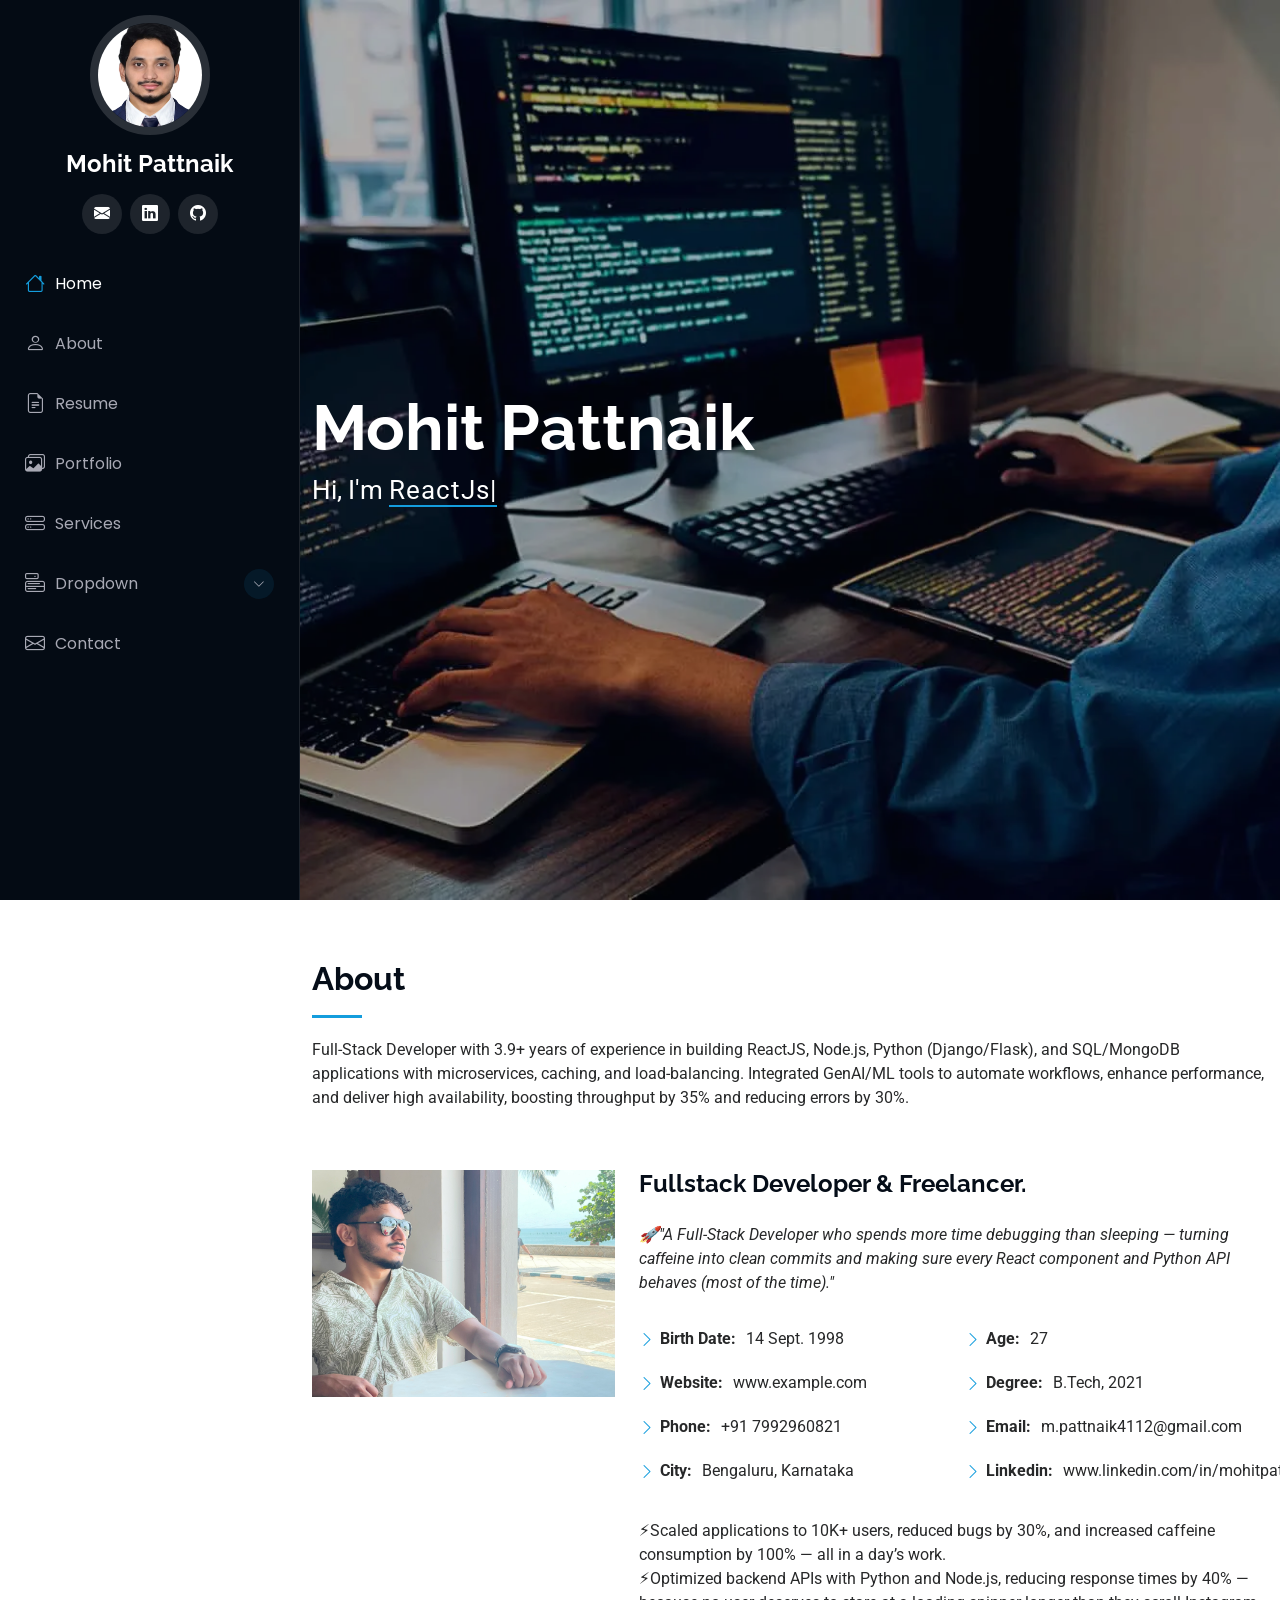
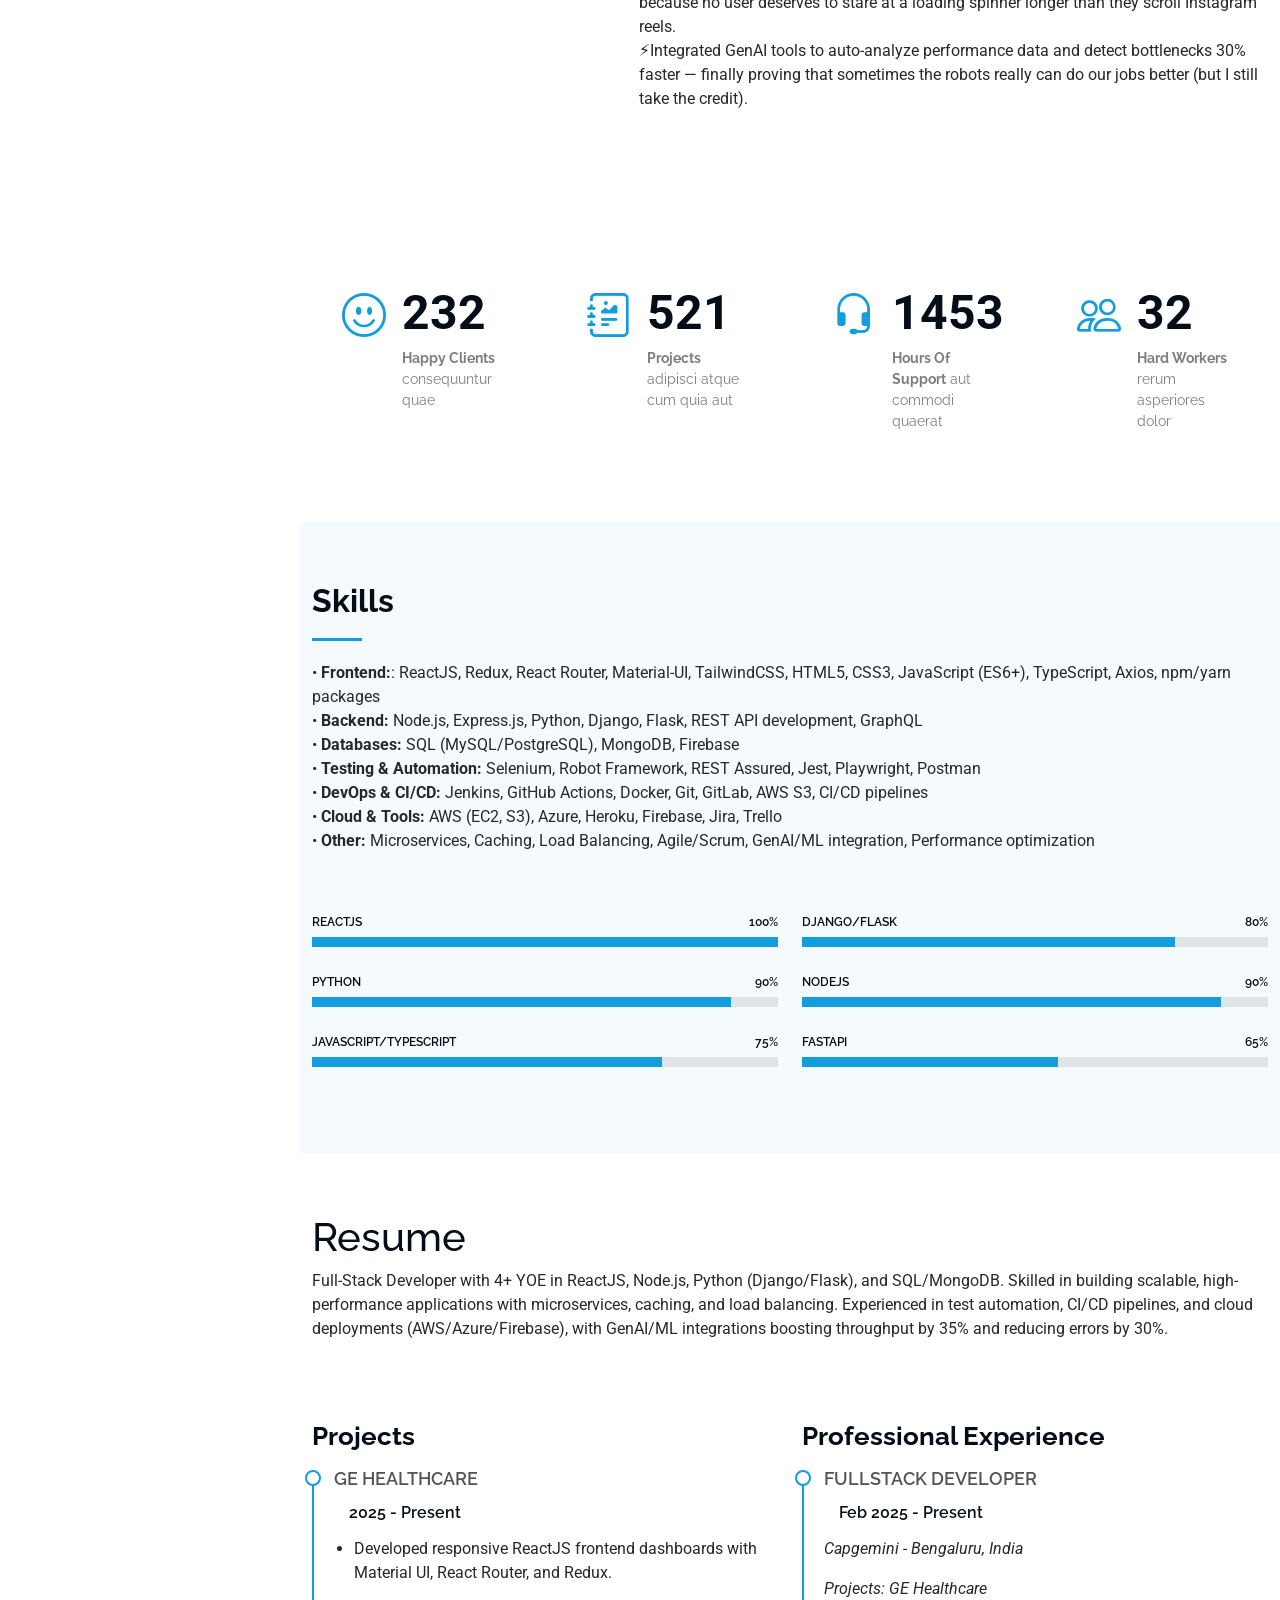
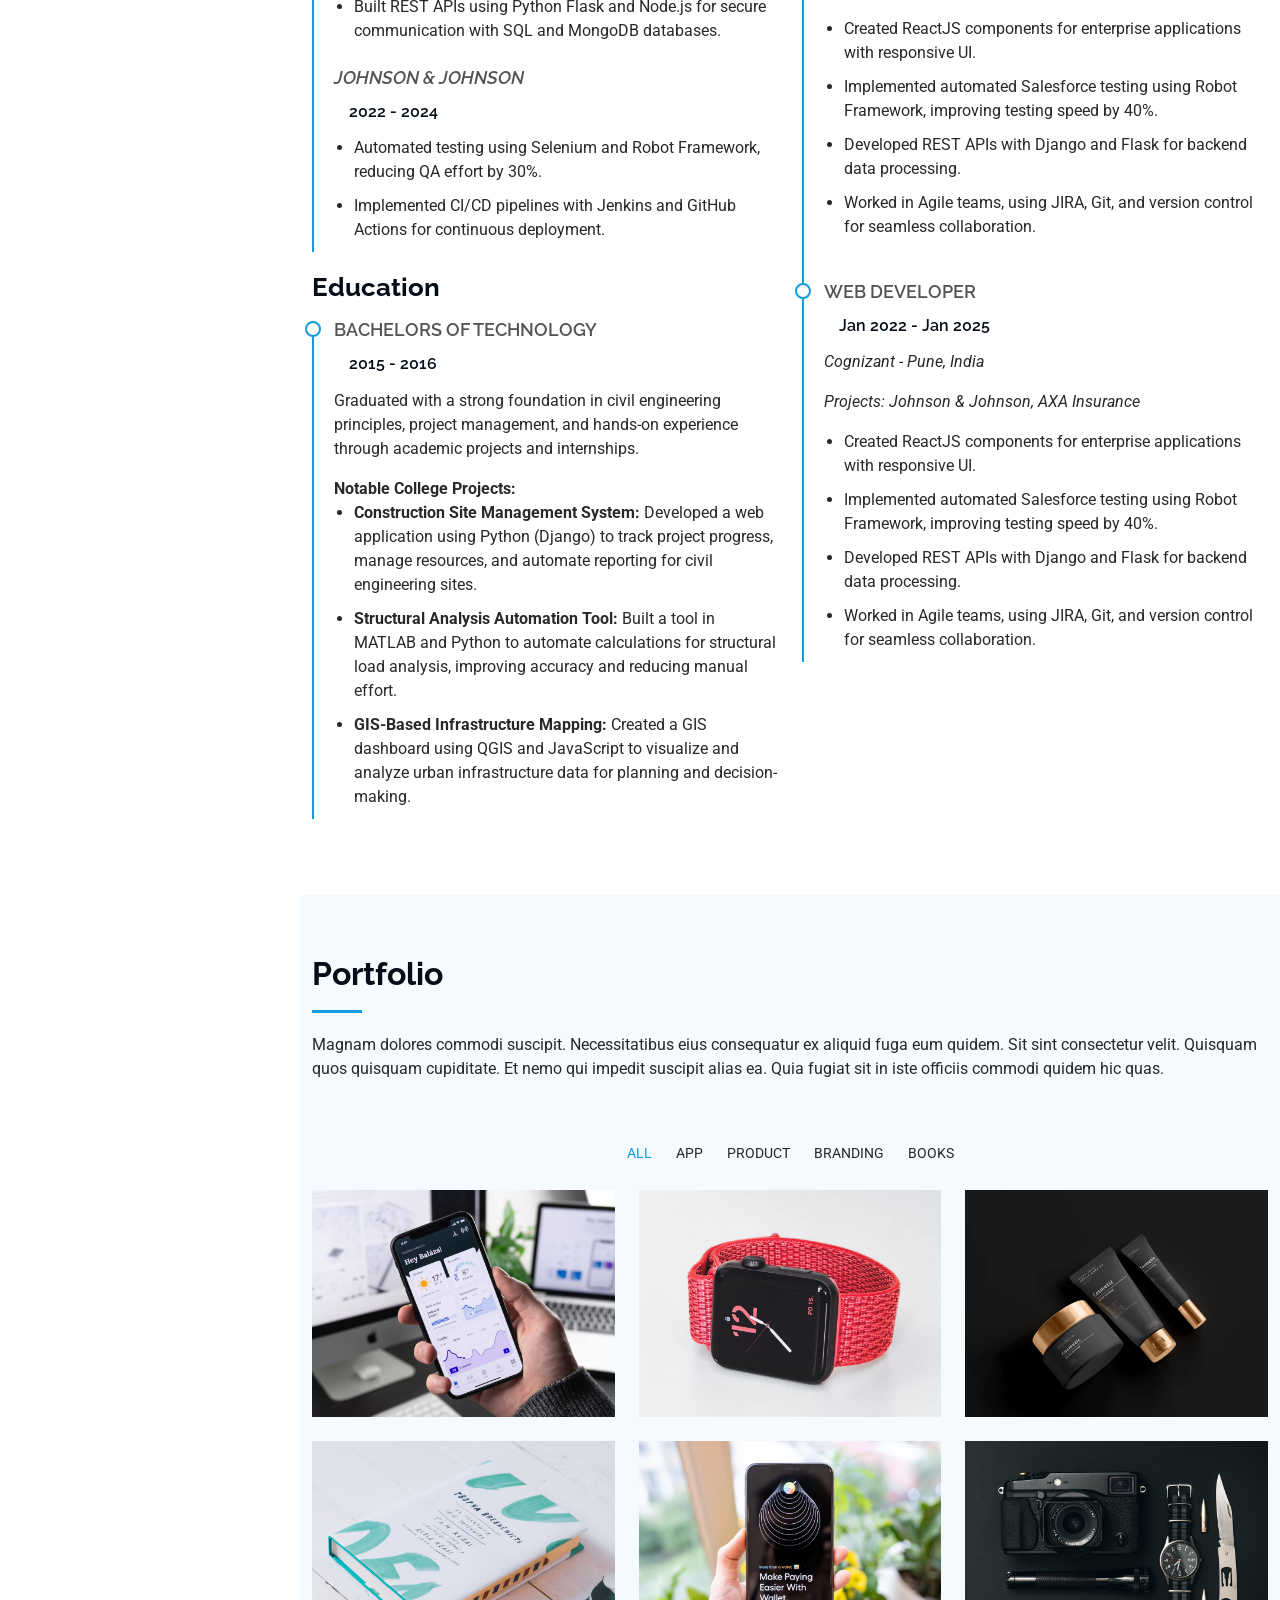
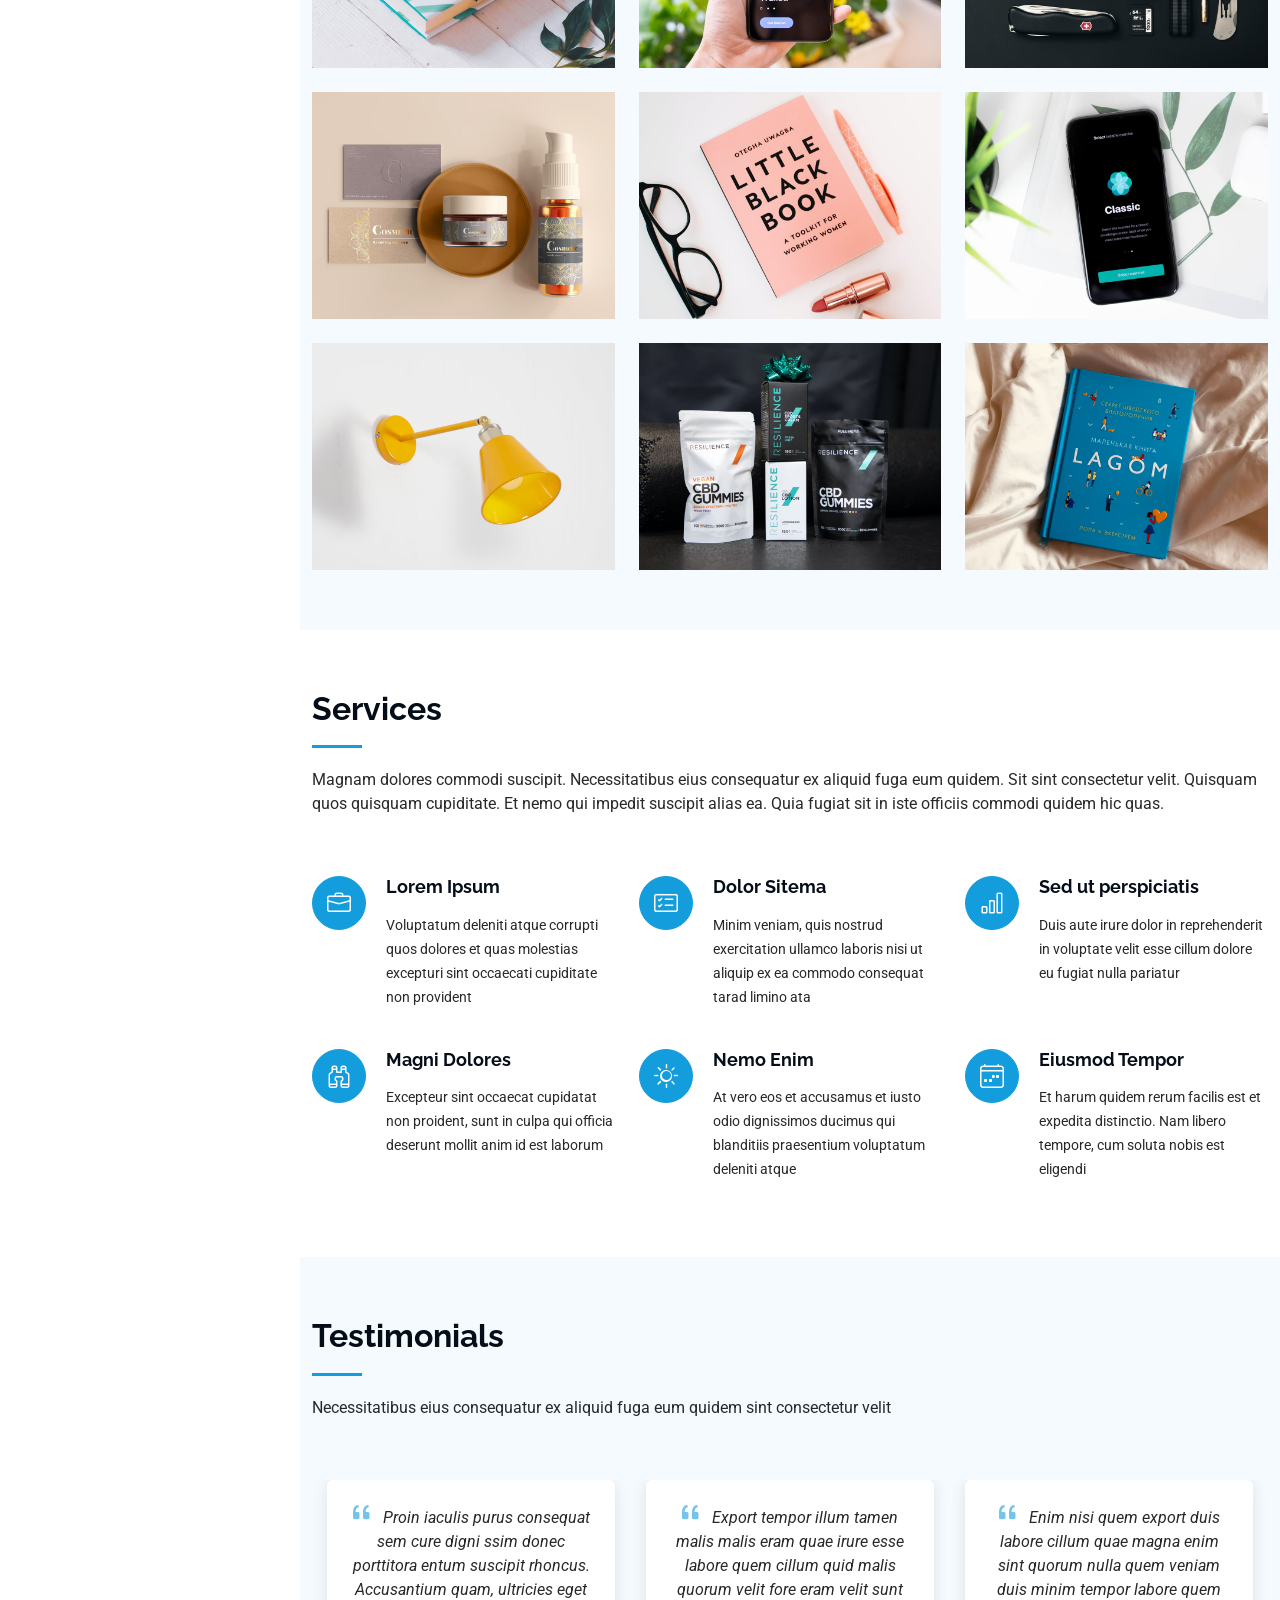
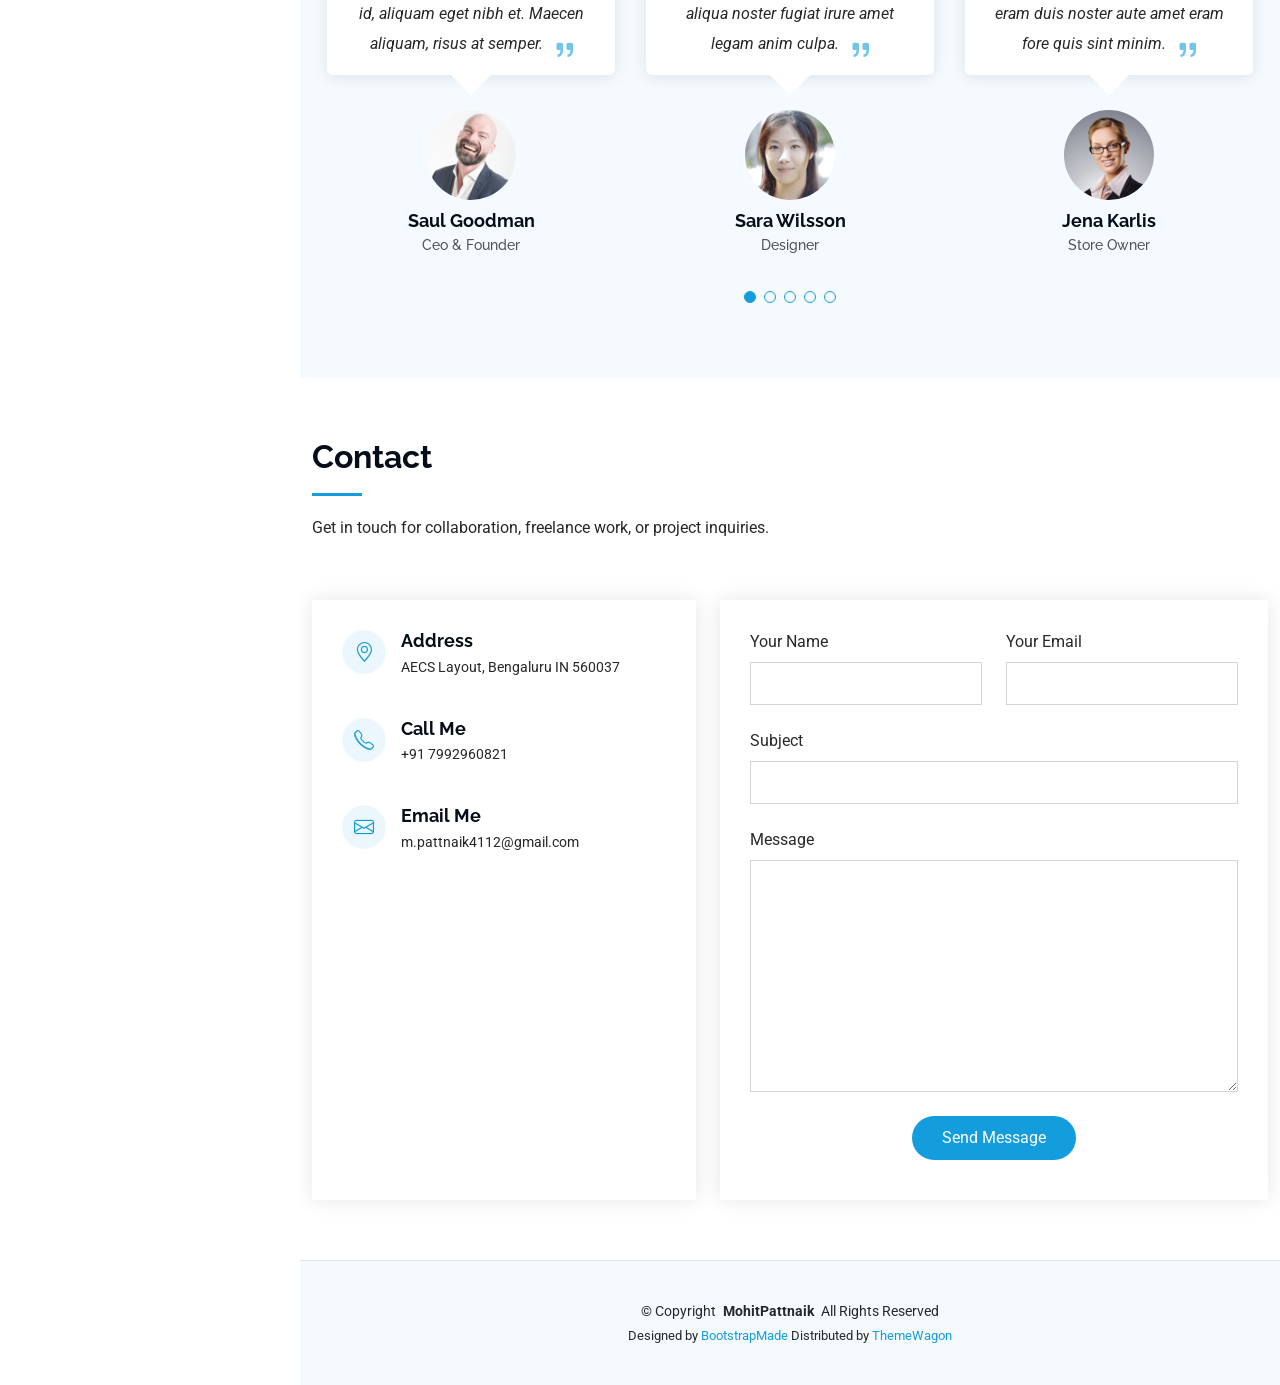
<file: index.html>
<!DOCTYPE html>
<html lang="en">

<head>
  <meta charset="utf-8">
  <meta content="width=device-width, initial-scale=1.0" name="viewport">
  <title>Portfolio - Mohit Pattnaik (Fullstack Developer)</title>
  <meta content="" name="description">
  <meta content="" name="keywords">

  <!-- Favicons -->
  <link href="assets/img/favicon.png" rel="icon">
  <link href="assets/img/apple-touch-icon.png" rel="apple-touch-icon">

  <!-- Fonts -->
  <link href="https://fonts.googleapis.com" rel="preconnect">
  <link href="https://fonts.gstatic.com" rel="preconnect" crossorigin>
  <link href="https://fonts.googleapis.com/css2?family=Roboto:ital,wght@0,100;0,300;0,400;0,500;0,700;0,900;1,100;1,300;1,400;1,500;1,700;1,900&family=Poppins:ital,wght@0,100;0,200;0,300;0,400;0,500;0,600;0,700;0,800;0,900;1,100;1,200;1,300;1,400;1,500;1,600;1,700;1,800;1,900&family=Raleway:ital,wght@0,100;0,200;0,300;0,400;0,500;0,600;0,700;0,800;0,900;1,100;1,200;1,300;1,400;1,500;1,600;1,700;1,800;1,900&display=swap" rel="stylesheet">

  <!-- Vendor CSS Files -->
  <link href="assets/vendor/bootstrap/css/bootstrap.min.css" rel="stylesheet">
  <link href="assets/vendor/bootstrap-icons/bootstrap-icons.css" rel="stylesheet">
  <link href="assets/vendor/aos/aos.css" rel="stylesheet">
  <link href="assets/vendor/glightbox/css/glightbox.min.css" rel="stylesheet">
  <link href="assets/vendor/swiper/swiper-bundle.min.css" rel="stylesheet">

  <!-- Main CSS File -->
  <link href="assets/css/main.css" rel="stylesheet">


</head>

<body class="index-page">

  <header id="header" class="header dark-background d-flex flex-column">
    <i class="header-toggle d-xl-none bi bi-list"></i>

    <div class="profile-img">
      <img src="assets/img/MyPhoto.png" alt="" class="img-fluid rounded-circle">
    </div>

    <a href="index.html" class="logo d-flex align-items-center justify-content-center">
      <!-- Uncomment the line below if you also wish to use an image logo -->
      <!-- <img src="assets/img/logo.png" alt=""> -->
      <h1 class="sitename">Mohit Pattnaik</h1>
    </a>

    <div class="social-links text-center">
      <a href="mailto:m.pattnaik4112@gmail.com" class="gmail"><i class="bi bi-envelope-fill"></i></a>
      <a href="https://www.linkedin.com/in/mohitpattnaik" class="linkedin"><i class="bi bi-linkedin"></i></a>
      <a href="https://github.com/MohitPattnaik/" class="github"><i class="bi bi-github"></i></a>
    </div>

    <nav id="navmenu" class="navmenu">
      <ul>
        <li><a href="#hero" class="active"><i class="bi bi-house navicon"></i>Home</a></li>
        <li><a href="#about"><i class="bi bi-person navicon"></i> About</a></li>
        <li><a href="#resume"><i class="bi bi-file-earmark-text navicon"></i> Resume</a></li>
        <li><a href="#portfolio"><i class="bi bi-images navicon"></i> Portfolio</a></li>
        <li><a href="#services"><i class="bi bi-hdd-stack navicon"></i> Services</a></li>
        <li class="dropdown"><a href="#"><i class="bi bi-menu-button navicon"></i> <span>Dropdown</span> <i class="bi bi-chevron-down toggle-dropdown"></i></a>
          <ul>
            <li><a href="#">Dropdown 1</a></li>
            <li class="dropdown"><a href="#"><span>Deep Dropdown</span> <i class="bi bi-chevron-down toggle-dropdown"></i></a>
              <ul>
                <li><a href="#">Deep Dropdown 1</a></li>
                <li><a href="#">Deep Dropdown 2</a></li>
                <li><a href="#">Deep Dropdown 3</a></li>
                <li><a href="#">Deep Dropdown 4</a></li>
                <li><a href="#">Deep Dropdown 5</a></li>
              </ul>
            </li>
            <li><a href="#">Dropdown 2</a></li>
            <li><a href="#">Dropdown 3</a></li>
            <li><a href="#">Dropdown 4</a></li>
          </ul>
        </li>
        <li><a href="#contact"><i class="bi bi-envelope navicon"></i> Contact</a></li>
      </ul>
    </nav>

  </header>

  <main class="main">

    <!-- Hero Section -->
    <section id="hero" class="hero section dark-background">

      <img src="assets/img/BackgroundWevDev.jpg" alt="" data-aos="fade-in" class="">

      <div class="container" data-aos="fade-up" data-aos-delay="100">
        <h2>Mohit Pattnaik</h2>
        <p>Hi, I'm <span class="typed" data-typed-items="ReactJs Developer, Python Developer,  Full-Stack Developer, ">Full-Stack Developer</span><span class="typed-cursor typed-cursor--blink" aria-hidden="true"></span><span class="typed-cursor typed-cursor--blink" aria-hidden="true"></span></p>
      </div>

    </section><!-- /Hero Section -->

    <!-- About Section -->
    <section id="about" class="about section">

      <!-- Section Title -->
      <div class="container section-title" data-aos="fade-up">
        <h2>About</h2>
        <p>Full-Stack Developer with 3.9+ years of experience in building ReactJS, Node.js, Python (Django/Flask), and SQL/MongoDB applications with microservices, caching, and load-balancing. Integrated GenAI/ML tools to automate workflows, enhance performance, and deliver high availability, boosting throughput by 35% and reducing errors by 30%.</p>
      </div><!-- End Section Title -->

      <div class="container" data-aos="fade-up" data-aos-delay="100">

        <div class="row gy-4 justify-content-center">
          <div class="col-lg-4">
            <img src="assets/img/ImageTest.jpg" class="img-fluid" alt="">
          </div>
          <div class="col-lg-8 content">
            <h2>Fullstack Developer &amp; Freelancer.</h2>
            <p class="fst-italic py-3">
              🚀<em>"A Full-Stack Developer who spends more time debugging than sleeping — turning caffeine into clean commits and making sure every React component and Python API behaves (most of the time)."</em>
            </p>
            <div class="row">
              <div class="col-lg-6">
                <ul>
                  <li><i class="bi bi-chevron-right"></i> <strong>Birth Date:</strong> <span>14 Sept. 1998</span></li>
                  <li><i class="bi bi-chevron-right"></i> <strong>Website:</strong> <span>www.example.com</span></li>
                  <li><i class="bi bi-chevron-right"></i> <strong>Phone:</strong> <span>+91 7992960821</span></li>
                  <li><i class="bi bi-chevron-right"></i> <strong>City:</strong> <span>Bengaluru, Karnataka</span></li>
                </ul>
              </div>
              <div class="col-lg-6">
                <ul>
                  <li><i class="bi bi-chevron-right"></i> <strong>Age:</strong> <span>27</span></li>
                  <!-- <li><i class="bi bi-chevron-right"></i> <strong>Degree:</strong> <span>Bachelors of Technology</span></li> -->
                   <li>
                    <i class="bi bi-chevron-right"></i> 
                    <strong>Degree:</strong> 
                    <span>B.Tech, 2021</span>
                   </li>
                  <li><i class="bi bi-chevron-right"></i> <strong>Email:</strong> <span>m.pattnaik4112@gmail.com</span></li>
                  <li><i class="bi bi-chevron-right"></i> <strong>Linkedin:</strong> <span>www.linkedin.com/in/mohitpattnaik</span></li>
                </ul>
              </div>
            </div>
            <p class="py-3">
            ⚡Scaled applications to 10K+ users, reduced bugs by 30%, and increased caffeine consumption by 100% — all in a day’s work.<br>
            ⚡Optimized backend APIs with Python and Node.js, reducing response times by 40% — because no user deserves to stare at a loading spinner longer than they scroll Instagram reels.<br>
            ⚡Integrated GenAI tools to auto-analyze performance data and detect bottlenecks 30% faster — finally proving that sometimes the robots really can do our jobs better (but I still take the credit).
            </p>

          </div>
        </div>

      </div>

    </section><!-- /About Section -->

    <!-- Stats Section -->
    <section id="stats" class="stats section">

      <div class="container" data-aos="fade-up" data-aos-delay="100">

        <div class="row gy-4">

          <div class="col-lg-3 col-md-6">
            <div class="stats-item">
              <i class="bi bi-emoji-smile"></i>
              <span data-purecounter-start="0" data-purecounter-end="232" data-purecounter-duration="1" class="purecounter"></span>
              <p><strong>Happy Clients</strong> <span>consequuntur quae</span></p>
            </div>
          </div><!-- End Stats Item -->

          <div class="col-lg-3 col-md-6">
            <div class="stats-item">
              <i class="bi bi-journal-richtext"></i>
              <span data-purecounter-start="0" data-purecounter-end="521" data-purecounter-duration="1" class="purecounter"></span>
              <p><strong>Projects</strong> <span>adipisci atque cum quia aut</span></p>
            </div>
          </div><!-- End Stats Item -->

          <div class="col-lg-3 col-md-6">
            <div class="stats-item">
              <i class="bi bi-headset"></i>
              <span data-purecounter-start="0" data-purecounter-end="1453" data-purecounter-duration="1" class="purecounter"></span>
              <p><strong>Hours Of Support</strong> <span>aut commodi quaerat</span></p>
            </div>
          </div><!-- End Stats Item -->

          <div class="col-lg-3 col-md-6">
            <div class="stats-item">
              <i class="bi bi-people"></i>
              <span data-purecounter-start="0" data-purecounter-end="32" data-purecounter-duration="1" class="purecounter"></span>
              <p><strong>Hard Workers</strong> <span>rerum asperiores dolor</span></p>
            </div>
          </div><!-- End Stats Item -->

        </div>

      </div>

    </section><!-- /Stats Section -->

    <!-- Skills Section -->
    <section id="skills" class="skills section light-background">

      <!-- Section Title -->
      <div class="container section-title" data-aos="fade-up">
        <h2>Skills</h2>
        <p>
        • <strong>Frontend:</strong>: ReactJS, Redux, React Router, Material-UI, TailwindCSS, HTML5, CSS3, JavaScript (ES6+), TypeScript, Axios, npm/yarn packages<br>
        • <strong>Backend:</strong> Node.js, Express.js, Python, Django, Flask, REST API development, GraphQL<br>
        • <strong>Databases:</strong> SQL (MySQL/PostgreSQL), MongoDB, Firebase<br>
        • <strong>Testing & Automation:</strong> Selenium, Robot Framework, REST Assured, Jest, Playwright, Postman<br>
        • <strong>DevOps & CI/CD:</strong> Jenkins, GitHub Actions, Docker, Git, GitLab, AWS S3, CI/CD pipelines<br>
        • <strong>Cloud & Tools:</strong> AWS (EC2, S3), Azure, Heroku, Firebase, Jira, Trello<br>
        • <strong>Other:</strong> Microservices, Caching, Load Balancing, Agile/Scrum, GenAI/ML integration, Performance optimization<br>
        </p>

      </div><!-- End Section Title -->

      <div class="container" data-aos="fade-up" data-aos-delay="100">

        <div class="row skills-content skills-animation">

          <div class="col-lg-6">

            <div class="progress">
              <span class="skill"><span>ReactJs</span> <i class="val">100%</i></span>
              <div class="progress-bar-wrap">
                <div class="progress-bar" role="progressbar" aria-valuenow="100" aria-valuemin="0" aria-valuemax="100"></div>
              </div>
            </div><!-- End Skills Item -->

            <div class="progress">
              <span class="skill"><span>Python</span> <i class="val">90%</i></span>
              <div class="progress-bar-wrap">
                <div class="progress-bar" role="progressbar" aria-valuenow="90" aria-valuemin="0" aria-valuemax="100"></div>
              </div>
            </div><!-- End Skills Item -->

            <div class="progress">
              <span class="skill"><span>JavaScript/TypeScript</span> <i class="val">75%</i></span>
              <div class="progress-bar-wrap">
                <div class="progress-bar" role="progressbar" aria-valuenow="75" aria-valuemin="0" aria-valuemax="100"></div>
              </div>
            </div><!-- End Skills Item -->

          </div>

          <div class="col-lg-6">

            <div class="progress">
              <span class="skill"><span>Django/Flask</span> <i class="val">80%</i></span>
              <div class="progress-bar-wrap">
                <div class="progress-bar" role="progressbar" aria-valuenow="80" aria-valuemin="0" aria-valuemax="100"></div>
              </div>
            </div><!-- End Skills Item -->

            <div class="progress">
              <span class="skill"><span>NodeJs</span> <i class="val">90%</i></span>
              <div class="progress-bar-wrap">
                <div class="progress-bar" role="progressbar" aria-valuenow="90" aria-valuemin="0" aria-valuemax="100"></div>
              </div>
            </div><!-- End Skills Item -->

            <div class="progress">
              <span class="skill"><span>FastAPI</span> <i class="val">65%</i></span>
              <div class="progress-bar-wrap">
                <div class="progress-bar" role="progressbar" aria-valuenow="55" aria-valuemin="0" aria-valuemax="100"></div>
              </div>
            </div><!-- End Skills Item -->

          </div>

        </div>

      </div>

    </section><!-- /Skills Section -->

    <!-- Resume Section -->
    <section id="resume" class="resume section">

      <!-- Section Title -->
      <div class="container section-title" data-aos="fade-up">
        <h1>Resume</h1>
        <p>Full-Stack Developer with 4+ YOE in ReactJS, Node.js, Python (Django/Flask), and SQL/MongoDB. Skilled in building scalable, high-performance applications with microservices, caching, and load balancing. Experienced in test automation, CI/CD pipelines, and cloud deployments (AWS/Azure/Firebase), with GenAI/ML integrations boosting throughput by 35% and reducing errors by 30%.</p>
      </div><!-- End Section Title -->

      <div class="container">

        <div class="row">

          <div class="col-lg-6" data-aos="fade-up" data-aos-delay="100">
            <h3 class="resume-title">Projects</h3>

            <div class="resume-item pb-0">

              <h4>GE Healthcare</h4>
              <h5>2025 - Present</h5>
              <!-- <p><em>GE Healthcare</em></p> -->
              <ul>
                <li>Developed responsive ReactJS frontend dashboards with Material UI, React Router, and Redux.</li>
                <li>Built REST APIs using Python Flask and Node.js for secure communication with SQL and MongoDB databases.</li>
              </ul>  
              <h4><em>Johnson &amp; Johnson</em></h4>
              <h5>2022 - 2024</h5>
              <ul>
                <li>Automated testing using Selenium and Robot Framework, reducing QA effort by 30%.</li>
                <li>Implemented CI/CD pipelines with Jenkins and GitHub Actions for continuous deployment.</li>
              </ul>
            </div><!-- Edn Resume Item -->

            <h3 class="resume-title">Education</h3>
            <div class="resume-item">
              <h4>Bachelors of Technology</h4>
              <h5>2015 - 2016</h5>
              <p>Graduated with a strong foundation in civil engineering principles, project management, and hands-on experience through academic projects and internships.</p>
              <strong>Notable College Projects:</strong>
              <ul>
                <li><b>Construction Site Management System:</b> Developed a web application using Python (Django) to track project progress, manage resources, and automate reporting for civil engineering sites.</li>
                <li><b>Structural Analysis Automation Tool:</b> Built a tool in MATLAB and Python to automate calculations for structural load analysis, improving accuracy and reducing manual effort.</li>
                <li><b>GIS-Based Infrastructure Mapping:</b> Created a GIS dashboard using QGIS and JavaScript to visualize and analyze urban infrastructure data for planning and decision-making.</li>
              </ul>
            </div><!-- Edn Resume Item -->
            <!-- <div class="resume-item">
              <h4>Bachelor of Fine Arts &amp; Graphic Design</h4>
              <h5>2010 - 2014</h5>
              <p><em>Rochester Institute of Technology, Rochester, NY</em></p>
              <p>Quia nobis sequi est occaecati aut. Repudiandae et iusto quae reiciendis et quis Eius vel ratione eius unde vitae rerum voluptates asperiores voluptatem Earum molestiae consequatur neque etlon sader mart dila</p>
            </div>Edn Resume Item -->

          </div>

          <div class="col-lg-6" data-aos="fade-up" data-aos-delay="200">
            <h3 class="resume-title">Professional Experience</h3>
            <div class="resume-item">
              <h4>Fullstack Developer</h4>
              <h5>Feb 2025 - Present</h5>
              <p><em>Capgemini - Bengaluru, India</em></p>
              <p><em>Projects: GE Healthcare</em></p>
              <ul>
                <li>Created ReactJS components for enterprise applications with responsive UI.</li>
                <li>Implemented automated Salesforce testing using Robot Framework, improving testing speed by 40%.</li>
                <li>Developed REST APIs with Django and Flask for backend data processing.</li>
                <li>Worked in Agile teams, using JIRA, Git, and version control for seamless collaboration.</li>
              </ul>
            </div><!-- Edn Resume Item -->

            <div class="resume-item">
              <h4>Web Developer</h4>
              <h5>Jan 2022 - Jan 2025</h5>
              <p><em>Cognizant - Pune, India</em></p>
              <p><em>Projects: Johnson & Johnson, AXA Insurance</em></p>
              <ul>
                <li>Created ReactJS components for enterprise applications with responsive UI.</li>
                <li>Implemented automated Salesforce testing using Robot Framework, improving testing speed by 40%.</li>
                <li>Developed REST APIs with Django and Flask for backend data processing.</li>
                <li>Worked in Agile teams, using JIRA, Git, and version control for seamless collaboration.</li>
              </ul>
            </div><!-- Edn Resume Item -->

          </div>

        </div>

      </div>

    </section><!-- /Resume Section -->

    <!-- Portfolio Section -->
    <section id="portfolio" class="portfolio section light-background">

      <!-- Section Title -->
      <div class="container section-title" data-aos="fade-up">
        <h2>Portfolio</h2>
        <p>Magnam dolores commodi suscipit. Necessitatibus eius consequatur ex aliquid fuga eum quidem. Sit sint consectetur velit. Quisquam quos quisquam cupiditate. Et nemo qui impedit suscipit alias ea. Quia fugiat sit in iste officiis commodi quidem hic quas.</p>
      </div><!-- End Section Title -->

      <div class="container">

        <div class="isotope-layout" data-default-filter="*" data-layout="masonry" data-sort="original-order">

          <ul class="portfolio-filters isotope-filters" data-aos="fade-up" data-aos-delay="100">
            <li data-filter="*" class="filter-active">All</li>
            <li data-filter=".filter-app">App</li>
            <li data-filter=".filter-product">Product</li>
            <li data-filter=".filter-branding">Branding</li>
            <li data-filter=".filter-books">Books</li>
          </ul><!-- End Portfolio Filters -->

          <div class="row gy-4 isotope-container" data-aos="fade-up" data-aos-delay="200">

            <div class="col-lg-4 col-md-6 portfolio-item isotope-item filter-app">
              <div class="portfolio-content h-100">
                <img src="assets/img/portfolio/app-1.jpg" class="img-fluid" alt="">
                <div class="portfolio-info">
                  <h4>App 1</h4>
                  <p>Lorem ipsum, dolor sit amet consectetur</p>
                  <a href="assets/img/portfolio/app-1.jpg" title="App 1" data-gallery="portfolio-gallery-app" class="glightbox preview-link"><i class="bi bi-zoom-in"></i></a>
                  <a href="portfolio-details.html" title="More Details" class="details-link"><i class="bi bi-link-45deg"></i></a>
                </div>
              </div>
            </div><!-- End Portfolio Item -->

            <div class="col-lg-4 col-md-6 portfolio-item isotope-item filter-product">
              <div class="portfolio-content h-100">
                <img src="assets/img/portfolio/product-1.jpg" class="img-fluid" alt="">
                <div class="portfolio-info">
                  <h4>Product 1</h4>
                  <p>Lorem ipsum, dolor sit amet consectetur</p>
                  <a href="assets/img/portfolio/product-1.jpg" title="Product 1" data-gallery="portfolio-gallery-product" class="glightbox preview-link"><i class="bi bi-zoom-in"></i></a>
                  <a href="portfolio-details.html" title="More Details" class="details-link"><i class="bi bi-link-45deg"></i></a>
                </div>
              </div>
            </div><!-- End Portfolio Item -->

            <div class="col-lg-4 col-md-6 portfolio-item isotope-item filter-branding">
              <div class="portfolio-content h-100">
                <img src="assets/img/portfolio/branding-1.jpg" class="img-fluid" alt="">
                <div class="portfolio-info">
                  <h4>Branding 1</h4>
                  <p>Lorem ipsum, dolor sit amet consectetur</p>
                  <a href="assets/img/portfolio/branding-1.jpg" title="Branding 1" data-gallery="portfolio-gallery-branding" class="glightbox preview-link"><i class="bi bi-zoom-in"></i></a>
                  <a href="portfolio-details.html" title="More Details" class="details-link"><i class="bi bi-link-45deg"></i></a>
                </div>
              </div>
            </div><!-- End Portfolio Item -->

            <div class="col-lg-4 col-md-6 portfolio-item isotope-item filter-books">
              <div class="portfolio-content h-100">
                <img src="assets/img/portfolio/books-1.jpg" class="img-fluid" alt="">
                <div class="portfolio-info">
                  <h4>Books 1</h4>
                  <p>Lorem ipsum, dolor sit amet consectetur</p>
                  <a href="assets/img/portfolio/books-1.jpg" title="Branding 1" data-gallery="portfolio-gallery-book" class="glightbox preview-link"><i class="bi bi-zoom-in"></i></a>
                  <a href="portfolio-details.html" title="More Details" class="details-link"><i class="bi bi-link-45deg"></i></a>
                </div>
              </div>
            </div><!-- End Portfolio Item -->

            <div class="col-lg-4 col-md-6 portfolio-item isotope-item filter-app">
              <div class="portfolio-content h-100">
                <img src="assets/img/portfolio/app-2.jpg" class="img-fluid" alt="">
                <div class="portfolio-info">
                  <h4>App 2</h4>
                  <p>Lorem ipsum, dolor sit amet consectetur</p>
                  <a href="assets/img/portfolio/app-2.jpg" title="App 2" data-gallery="portfolio-gallery-app" class="glightbox preview-link"><i class="bi bi-zoom-in"></i></a>
                  <a href="portfolio-details.html" title="More Details" class="details-link"><i class="bi bi-link-45deg"></i></a>
                </div>
              </div>
            </div><!-- End Portfolio Item -->

            <div class="col-lg-4 col-md-6 portfolio-item isotope-item filter-product">
              <div class="portfolio-content h-100">
                <img src="assets/img/portfolio/product-2.jpg" class="img-fluid" alt="">
                <div class="portfolio-info">
                  <h4>Product 2</h4>
                  <p>Lorem ipsum, dolor sit amet consectetur</p>
                  <a href="assets/img/portfolio/product-2.jpg" title="Product 2" data-gallery="portfolio-gallery-product" class="glightbox preview-link"><i class="bi bi-zoom-in"></i></a>
                  <a href="portfolio-details.html" title="More Details" class="details-link"><i class="bi bi-link-45deg"></i></a>
                </div>
              </div>
            </div><!-- End Portfolio Item -->

            <div class="col-lg-4 col-md-6 portfolio-item isotope-item filter-branding">
              <div class="portfolio-content h-100">
                <img src="assets/img/portfolio/branding-2.jpg" class="img-fluid" alt="">
                <div class="portfolio-info">
                  <h4>Branding 2</h4>
                  <p>Lorem ipsum, dolor sit amet consectetur</p>
                  <a href="assets/img/portfolio/branding-2.jpg" title="Branding 2" data-gallery="portfolio-gallery-branding" class="glightbox preview-link"><i class="bi bi-zoom-in"></i></a>
                  <a href="portfolio-details.html" title="More Details" class="details-link"><i class="bi bi-link-45deg"></i></a>
                </div>
              </div>
            </div><!-- End Portfolio Item -->

            <div class="col-lg-4 col-md-6 portfolio-item isotope-item filter-books">
              <div class="portfolio-content h-100">
                <img src="assets/img/portfolio/books-2.jpg" class="img-fluid" alt="">
                <div class="portfolio-info">
                  <h4>Books 2</h4>
                  <p>Lorem ipsum, dolor sit amet consectetur</p>
                  <a href="assets/img/portfolio/books-2.jpg" title="Branding 2" data-gallery="portfolio-gallery-book" class="glightbox preview-link"><i class="bi bi-zoom-in"></i></a>
                  <a href="portfolio-details.html" title="More Details" class="details-link"><i class="bi bi-link-45deg"></i></a>
                </div>
              </div>
            </div><!-- End Portfolio Item -->

            <div class="col-lg-4 col-md-6 portfolio-item isotope-item filter-app">
              <div class="portfolio-content h-100">
                <img src="assets/img/portfolio/app-3.jpg" class="img-fluid" alt="">
                <div class="portfolio-info">
                  <h4>App 3</h4>
                  <p>Lorem ipsum, dolor sit amet consectetur</p>
                  <a href="assets/img/portfolio/app-3.jpg" title="App 3" data-gallery="portfolio-gallery-app" class="glightbox preview-link"><i class="bi bi-zoom-in"></i></a>
                  <a href="portfolio-details.html" title="More Details" class="details-link"><i class="bi bi-link-45deg"></i></a>
                </div>
              </div>
            </div><!-- End Portfolio Item -->

            <div class="col-lg-4 col-md-6 portfolio-item isotope-item filter-product">
              <div class="portfolio-content h-100">
                <img src="assets/img/portfolio/product-3.jpg" class="img-fluid" alt="">
                <div class="portfolio-info">
                  <h4>Product 3</h4>
                  <p>Lorem ipsum, dolor sit amet consectetur</p>
                  <a href="assets/img/portfolio/product-3.jpg" title="Product 3" data-gallery="portfolio-gallery-product" class="glightbox preview-link"><i class="bi bi-zoom-in"></i></a>
                  <a href="portfolio-details.html" title="More Details" class="details-link"><i class="bi bi-link-45deg"></i></a>
                </div>
              </div>
            </div><!-- End Portfolio Item -->

            <div class="col-lg-4 col-md-6 portfolio-item isotope-item filter-branding">
              <div class="portfolio-content h-100">
                <img src="assets/img/portfolio/branding-3.jpg" class="img-fluid" alt="">
                <div class="portfolio-info">
                  <h4>Branding 3</h4>
                  <p>Lorem ipsum, dolor sit amet consectetur</p>
                  <a href="assets/img/portfolio/branding-3.jpg" title="Branding 2" data-gallery="portfolio-gallery-branding" class="glightbox preview-link"><i class="bi bi-zoom-in"></i></a>
                  <a href="portfolio-details.html" title="More Details" class="details-link"><i class="bi bi-link-45deg"></i></a>
                </div>
              </div>
            </div><!-- End Portfolio Item -->

            <div class="col-lg-4 col-md-6 portfolio-item isotope-item filter-books">
              <div class="portfolio-content h-100">
                <img src="assets/img/portfolio/books-3.jpg" class="img-fluid" alt="">
                <div class="portfolio-info">
                  <h4>Books 3</h4>
                  <p>Lorem ipsum, dolor sit amet consectetur</p>
                  <a href="assets/img/portfolio/books-3.jpg" title="Branding 3" data-gallery="portfolio-gallery-book" class="glightbox preview-link"><i class="bi bi-zoom-in"></i></a>
                  <a href="portfolio-details.html" title="More Details" class="details-link"><i class="bi bi-link-45deg"></i></a>
                </div>
              </div>
            </div><!-- End Portfolio Item -->

          </div><!-- End Portfolio Container -->

        </div>

      </div>

    </section><!-- /Portfolio Section -->

    <!-- Services Section -->
    <section id="services" class="services section">

      <!-- Section Title -->
      <div class="container section-title" data-aos="fade-up">
        <h2>Services</h2>
        <p>Magnam dolores commodi suscipit. Necessitatibus eius consequatur ex aliquid fuga eum quidem. Sit sint consectetur velit. Quisquam quos quisquam cupiditate. Et nemo qui impedit suscipit alias ea. Quia fugiat sit in iste officiis commodi quidem hic quas.</p>
      </div><!-- End Section Title -->

      <div class="container">

        <div class="row gy-4">

          <div class="col-lg-4 col-md-6 service-item d-flex" data-aos="fade-up" data-aos-delay="100">
            <div class="icon flex-shrink-0"><i class="bi bi-briefcase"></i></div>
            <div>
              <h4 class="title"><a href="service-details.html" class="stretched-link">Lorem Ipsum</a></h4>
              <p class="description">Voluptatum deleniti atque corrupti quos dolores et quas molestias excepturi sint occaecati cupiditate non provident</p>
            </div>
          </div>
          <!-- End Service Item -->

          <div class="col-lg-4 col-md-6 service-item d-flex" data-aos="fade-up" data-aos-delay="200">
            <div class="icon flex-shrink-0"><i class="bi bi-card-checklist"></i></div>
            <div>
              <h4 class="title"><a href="service-details.html" class="stretched-link">Dolor Sitema</a></h4>
              <p class="description">Minim veniam, quis nostrud exercitation ullamco laboris nisi ut aliquip ex ea commodo consequat tarad limino ata</p>
            </div>
          </div><!-- End Service Item -->

          <div class="col-lg-4 col-md-6 service-item d-flex" data-aos="fade-up" data-aos-delay="300">
            <div class="icon flex-shrink-0"><i class="bi bi-bar-chart"></i></div>
            <div>
              <h4 class="title"><a href="service-details.html" class="stretched-link">Sed ut perspiciatis</a></h4>
              <p class="description">Duis aute irure dolor in reprehenderit in voluptate velit esse cillum dolore eu fugiat nulla pariatur</p>
            </div>
          </div><!-- End Service Item -->

          <div class="col-lg-4 col-md-6 service-item d-flex" data-aos="fade-up" data-aos-delay="400">
            <div class="icon flex-shrink-0"><i class="bi bi-binoculars"></i></div>
            <div>
              <h4 class="title"><a href="service-details.html" class="stretched-link">Magni Dolores</a></h4>
              <p class="description">Excepteur sint occaecat cupidatat non proident, sunt in culpa qui officia deserunt mollit anim id est laborum</p>
            </div>
          </div><!-- End Service Item -->

          <div class="col-lg-4 col-md-6 service-item d-flex" data-aos="fade-up" data-aos-delay="500">
            <div class="icon flex-shrink-0"><i class="bi bi-brightness-high"></i></div>
            <div>
              <h4 class="title"><a href="service-details.html" class="stretched-link">Nemo Enim</a></h4>
              <p class="description">At vero eos et accusamus et iusto odio dignissimos ducimus qui blanditiis praesentium voluptatum deleniti atque</p>
            </div>
          </div><!-- End Service Item -->

          <div class="col-lg-4 col-md-6 service-item d-flex" data-aos="fade-up" data-aos-delay="600">
            <div class="icon flex-shrink-0"><i class="bi bi-calendar4-week"></i></div>
            <div>
              <h4 class="title"><a href="service-details.html" class="stretched-link">Eiusmod Tempor</a></h4>
              <p class="description">Et harum quidem rerum facilis est et expedita distinctio. Nam libero tempore, cum soluta nobis est eligendi</p>
            </div>
          </div><!-- End Service Item -->

        </div>

      </div>

    </section><!-- /Services Section -->

    <!-- Testimonials Section -->
    <section id="testimonials" class="testimonials section light-background">

      <!-- Section Title -->
      <div class="container section-title" data-aos="fade-up">
        <h2>Testimonials</h2>
        <p>Necessitatibus eius consequatur ex aliquid fuga eum quidem sint consectetur velit</p>
      </div><!-- End Section Title -->

      <div class="container" data-aos="fade-up" data-aos-delay="100">

        <div class="swiper init-swiper">
          <script type="application/json" class="swiper-config">
            {
              "loop": true,
              "speed": 600,
              "autoplay": {
                "delay": 5000
              },
              "slidesPerView": "auto",
              "pagination": {
                "el": ".swiper-pagination",
                "type": "bullets",
                "clickable": true
              },
              "breakpoints": {
                "320": {
                  "slidesPerView": 1,
                  "spaceBetween": 40
                },
                "1200": {
                  "slidesPerView": 3,
                  "spaceBetween": 1
                }
              }
            }
          </script>
          <div class="swiper-wrapper">

            <div class="swiper-slide">
              <div class="testimonial-item">
                <p>
                  <i class="bi bi-quote quote-icon-left"></i>
                  <span>Proin iaculis purus consequat sem cure digni ssim donec porttitora entum suscipit rhoncus. Accusantium quam, ultricies eget id, aliquam eget nibh et. Maecen aliquam, risus at semper.</span>
                  <i class="bi bi-quote quote-icon-right"></i>
                </p>
                <img src="assets/img/testimonials/testimonials-1.jpg" class="testimonial-img" alt="">
                <h3>Saul Goodman</h3>
                <h4>Ceo &amp; Founder</h4>
              </div>
            </div><!-- End testimonial item -->

            <div class="swiper-slide">
              <div class="testimonial-item">
                <p>
                  <i class="bi bi-quote quote-icon-left"></i>
                  <span>Export tempor illum tamen malis malis eram quae irure esse labore quem cillum quid malis quorum velit fore eram velit sunt aliqua noster fugiat irure amet legam anim culpa.</span>
                  <i class="bi bi-quote quote-icon-right"></i>
                </p>
                <img src="assets/img/testimonials/testimonials-2.jpg" class="testimonial-img" alt="">
                <h3>Sara Wilsson</h3>
                <h4>Designer</h4>
              </div>
            </div><!-- End testimonial item -->

            <div class="swiper-slide">
              <div class="testimonial-item">
                <p>
                  <i class="bi bi-quote quote-icon-left"></i>
                  <span>Enim nisi quem export duis labore cillum quae magna enim sint quorum nulla quem veniam duis minim tempor labore quem eram duis noster aute amet eram fore quis sint minim.</span>
                  <i class="bi bi-quote quote-icon-right"></i>
                </p>
                <img src="assets/img/testimonials/testimonials-3.jpg" class="testimonial-img" alt="">
                <h3>Jena Karlis</h3>
                <h4>Store Owner</h4>
              </div>
            </div><!-- End testimonial item -->

            <div class="swiper-slide">
              <div class="testimonial-item">
                <p>
                  <i class="bi bi-quote quote-icon-left"></i>
                  <span>Fugiat enim eram quae cillum dolore dolor amet nulla culpa multos export minim fugiat dolor enim duis veniam ipsum anim magna sunt elit fore quem dolore labore illum veniam.</span>
                  <i class="bi bi-quote quote-icon-right"></i>
                </p>
                <img src="assets/img/testimonials/testimonials-4.jpg" class="testimonial-img" alt="">
                <h3>Matt Brandon</h3>
                <h4>Freelancer</h4>
              </div>
            </div><!-- End testimonial item -->

            <div class="swiper-slide">
              <div class="testimonial-item">
                <p>
                  <i class="bi bi-quote quote-icon-left"></i>
                  <span>Quis quorum aliqua sint quem legam fore sunt eram irure aliqua veniam tempor noster veniam sunt culpa nulla illum cillum fugiat legam esse veniam culpa fore nisi cillum quid.</span>
                  <i class="bi bi-quote quote-icon-right"></i>
                </p>
                <img src="assets/img/testimonials/testimonials-5.jpg" class="testimonial-img" alt="">
                <h3>John Larson</h3>
                <h4>Entrepreneur</h4>
              </div>
            </div><!-- End testimonial item -->

          </div>
          <div class="swiper-pagination"></div>
        </div>

      </div>

    </section><!-- /Testimonials Section -->

    <!-- Contact Section -->
    <section id="contact" class="contact section">

      <!-- Section Title -->
      <div class="container section-title" data-aos="fade-up">
        <h2>Contact</h2>
        <p>Get in touch for collaboration, freelance work, or project inquiries.</p>
      </div><!-- End Section Title -->

      <div class="container" data-aos="fade-up" data-aos-delay="100">

        <div class="row gy-4">

          <div class="col-lg-5">

            <div class="info-wrap">
              <div class="info-item d-flex" data-aos="fade-up" data-aos-delay="200">
                <i class="bi bi-geo-alt flex-shrink-0"></i>
                <div>
                  <h3>Address</h3>
                  <p>AECS Layout, Bengaluru IN 560037</p>
                </div>
              </div><!-- End Info Item -->

              <div class="info-item d-flex" data-aos="fade-up" data-aos-delay="300">
                <i class="bi bi-telephone flex-shrink-0"></i>
                <div>
                  <h3>Call Me</h3>
                  <p>+91 7992960821</p>
                </div>
              </div><!-- End Info Item -->

              <div class="info-item d-flex" data-aos="fade-up" data-aos-delay="400">
                <i class="bi bi-envelope flex-shrink-0"></i>
                <div>
                  <h3>Email Me</h3>
                  <p>m.pattnaik4112@gmail.com</p>
                </div>
              </div><!-- End Info Item -->

              <iframe src="https://www.google.com/maps/embed?pb=!1m18!1m12!1m3!1d3896.993303361906!2d77.69741847484444!3d12.95657378735759!2m3!1f0!2f0!3f0!3m2!1i1024!2i768!4f13.1!3m3!1m2!1s0x3bae13f1e5e2b6e3%3A0x8e4e7b7e8e8e8e8e!2sAECS%20Layout%2C%20Bengaluru%2C%20Karnataka!5e0!3m2!1sen!2sin!4v1695828000000!5m2!1sen!2sin" frameborder="0" style="border:0; width: 100%; height: 270px;" allowfullscreen="" loading="lazy" referrerpolicy="no-referrer-when-downgrade"></iframe>
            </div>
          </div>

          <div class="col-lg-7">
            <form action="forms/contact.php" method="post" class="php-email-form" data-aos="fade-up" data-aos-delay="200">
              <div class="row gy-4">

                <div class="col-md-6">
                  <label for="name-field" class="pb-2">Your Name</label>
                  <input type="text" name="name" id="name-field" class="form-control" required="">
                </div>

                <div class="col-md-6">
                  <label for="email-field" class="pb-2">Your Email</label>
                  <input type="email" class="form-control" name="email" id="email-field" required="">
                </div>

                <div class="col-md-12">
                  <label for="subject-field" class="pb-2">Subject</label>
                  <input type="text" class="form-control" name="subject" id="subject-field" required="">
                </div>

                <div class="col-md-12">
                  <label for="message-field" class="pb-2">Message</label>
                  <textarea class="form-control" name="message" rows="10" id="message-field" required=""></textarea>
                </div>

                <div class="col-md-12 text-center">
                  <div class="loading">Loading</div>
                  <div class="error-message"></div>
                  <div class="sent-message">Your message has been sent. Thank you!</div>

                  <button type="submit">Send Message</button>
                </div>

              </div>
            </form>
          </div><!-- End Contact Form -->

        </div>

      </div>

    </section><!-- /Contact Section -->

  </main>

  <footer id="footer" class="footer position-relative light-background">

    <div class="container">
      <div class="copyright text-center ">
        <p>© <span>Copyright</span> <strong class="px-1 sitename">MohitPattnaik</strong> <span>All Rights Reserved</span></p>
      </div>
      <div class="credits">
        <!-- All the links in the footer should remain intact. -->
        <!-- You can delete the links only if you've purchased the pro version. -->
        <!-- Licensing information: https://bootstrapmade.com/license/ -->
        <!-- Purchase the pro version with working PHP/AJAX contact form: [buy-url] -->
        Designed by <a href="https://bootstrapmade.com/">BootstrapMade</a> Distributed by <a href="https://themewagon.com">ThemeWagon</a>
      </div>
    </div>

  </footer>

  <!-- Scroll Top -->
  <a href="#" id="scroll-top" class="scroll-top d-flex align-items-center justify-content-center"><i class="bi bi-arrow-up-short"></i></a>

  <!-- Preloader -->
  <div id="preloader"></div>

  <!-- Vendor JS Files -->
  <script src="assets/vendor/bootstrap/js/bootstrap.bundle.min.js"></script>
  <script src="assets/vendor/php-email-form/validate.js"></script>
  <script src="assets/vendor/aos/aos.js"></script>
  <script src="assets/vendor/typed.js/typed.umd.js"></script>
  <script src="assets/vendor/purecounter/purecounter_vanilla.js"></script>
  <script src="assets/vendor/waypoints/noframework.waypoints.js"></script>
  <script src="assets/vendor/glightbox/js/glightbox.min.js"></script>
  <script src="assets/vendor/imagesloaded/imagesloaded.pkgd.min.js"></script>
  <script src="assets/vendor/isotope-layout/isotope.pkgd.min.js"></script>
  <script src="assets/vendor/swiper/swiper-bundle.min.js"></script>

  <!-- Main JS File -->
  <script src="assets/js/main.js"></script>

</body>

</html>
</file>
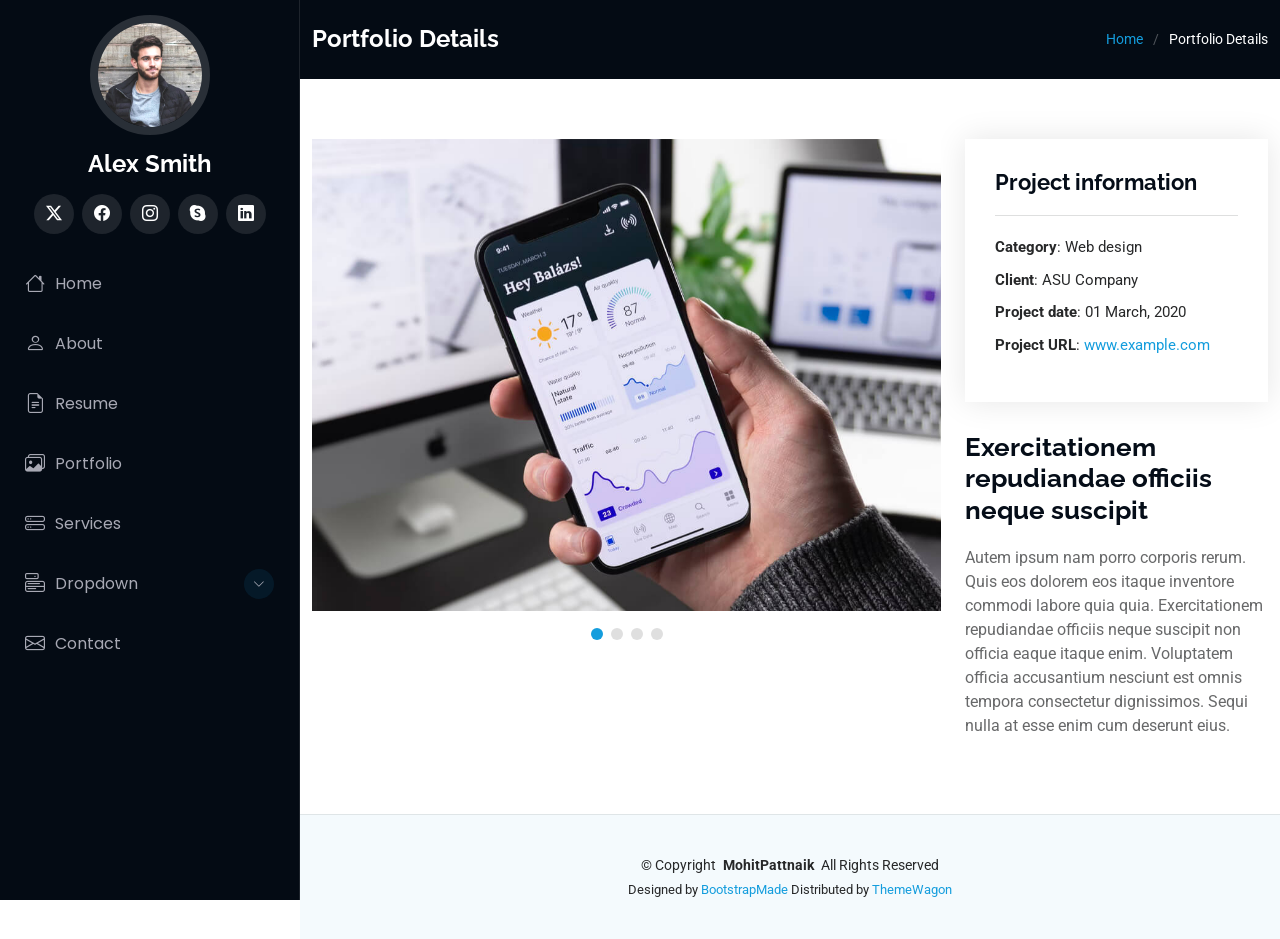
<file: portfolio-details.html>
<!DOCTYPE html>
<html lang="en">

<head>
  <meta charset="utf-8">
  <meta content="width=device-width, initial-scale=1.0" name="viewport">
  <title>Portfolio Details - Mohit Pattnaik (Full-Stack Developer)</title>
  <meta content="" name="description">
  <meta content="" name="keywords">

  <!-- Favicons -->
  <link href="assets/img/favicon.png" rel="icon">
  <link href="assets/img/apple-touch-icon.png" rel="apple-touch-icon">

  <!-- Fonts -->
  <link href="https://fonts.googleapis.com" rel="preconnect">
  <link href="https://fonts.gstatic.com" rel="preconnect" crossorigin>
  <link href="https://fonts.googleapis.com/css2?family=Roboto:ital,wght@0,100;0,300;0,400;0,500;0,700;0,900;1,100;1,300;1,400;1,500;1,700;1,900&family=Poppins:ital,wght@0,100;0,200;0,300;0,400;0,500;0,600;0,700;0,800;0,900;1,100;1,200;1,300;1,400;1,500;1,600;1,700;1,800;1,900&family=Raleway:ital,wght@0,100;0,200;0,300;0,400;0,500;0,600;0,700;0,800;0,900;1,100;1,200;1,300;1,400;1,500;1,600;1,700;1,800;1,900&display=swap" rel="stylesheet">

  <!-- Vendor CSS Files -->
  <link href="assets/vendor/bootstrap/css/bootstrap.min.css" rel="stylesheet">
  <link href="assets/vendor/bootstrap-icons/bootstrap-icons.css" rel="stylesheet">
  <link href="assets/vendor/aos/aos.css" rel="stylesheet">
  <link href="assets/vendor/glightbox/css/glightbox.min.css" rel="stylesheet">
  <link href="assets/vendor/swiper/swiper-bundle.min.css" rel="stylesheet">

  <!-- Main CSS File -->
  <link href="assets/css/main.css" rel="stylesheet">

  </head>

<body class="portfolio-details-page">

  <header id="header" class="header dark-background d-flex flex-column">
    <i class="header-toggle d-xl-none bi bi-list"></i>

    <div class="profile-img">
      <img src="assets/img/my-profile-img.jpg" alt="" class="img-fluid rounded-circle">
    </div>

    <a href="index.html" class="logo d-flex align-items-center justify-content-center">
      <!-- Uncomment the line below if you also wish to use an image logo -->
      <!-- <img src="assets/img/logo.png" alt=""> -->
      <h1 class="sitename">Alex Smith</h1>
    </a>

    <div class="social-links text-center">
      <a href="#" class="twitter"><i class="bi bi-twitter-x"></i></a>
      <a href="#" class="facebook"><i class="bi bi-facebook"></i></a>
      <a href="#" class="instagram"><i class="bi bi-instagram"></i></a>
      <a href="#" class="google-plus"><i class="bi bi-skype"></i></a>
      <a href="#" class="linkedin"><i class="bi bi-linkedin"></i></a>
    </div>

    <nav id="navmenu" class="navmenu">
      <ul>
        <li><a href="#hero"><i class="bi bi-house navicon"></i>Home</a></li>
        <li><a href="#about"><i class="bi bi-person navicon"></i> About</a></li>
        <li><a href="#resume"><i class="bi bi-file-earmark-text navicon"></i> Resume</a></li>
        <li><a href="#portfolio"><i class="bi bi-images navicon"></i> Portfolio</a></li>
        <li><a href="#services"><i class="bi bi-hdd-stack navicon"></i> Services</a></li>
        <li class="dropdown"><a href="#"><i class="bi bi-menu-button navicon"></i> <span>Dropdown</span> <i class="bi bi-chevron-down toggle-dropdown"></i></a>
          <ul>
            <li><a href="#">Dropdown 1</a></li>
            <li class="dropdown"><a href="#"><span>Deep Dropdown</span> <i class="bi bi-chevron-down toggle-dropdown"></i></a>
              <ul>
                <li><a href="#">Deep Dropdown 1</a></li>
                <li><a href="#">Deep Dropdown 2</a></li>
                <li><a href="#">Deep Dropdown 3</a></li>
                <li><a href="#">Deep Dropdown 4</a></li>
                <li><a href="#">Deep Dropdown 5</a></li>
              </ul>
            </li>
            <li><a href="#">Dropdown 2</a></li>
            <li><a href="#">Dropdown 3</a></li>
            <li><a href="#">Dropdown 4</a></li>
          </ul>
        </li>
        <li><a href="#contact"><i class="bi bi-envelope navicon"></i> Contact</a></li>
      </ul>
    </nav>

  </header>

  <main class="main">

    <!-- Page Title -->
    <div class="page-title dark-background">
      <div class="container d-lg-flex justify-content-between align-items-center">
        <h1 class="mb-2 mb-lg-0">Portfolio Details</h1>
        <nav class="breadcrumbs">
          <ol>
            <li><a href="index.html">Home</a></li>
            <li class="current">Portfolio Details</li>
          </ol>
        </nav>
      </div>
    </div><!-- End Page Title -->

    <!-- Portfolio Details Section -->
    <section id="portfolio-details" class="portfolio-details section">

      <div class="container" data-aos="fade-up" data-aos-delay="100">

        <div class="row gy-4">

          <div class="col-lg-8">
            <div class="portfolio-details-slider swiper init-swiper">

              <script type="application/json" class="swiper-config">
                {
                  "loop": true,
                  "speed": 600,
                  "autoplay": {
                    "delay": 5000
                  },
                  "slidesPerView": "auto",
                  "pagination": {
                    "el": ".swiper-pagination",
                    "type": "bullets",
                    "clickable": true
                  }
                }
              </script>

              <div class="swiper-wrapper align-items-center">

                <div class="swiper-slide">
                  <img src="assets/img/portfolio/app-1.jpg" alt="">
                </div>

                <div class="swiper-slide">
                  <img src="assets/img/portfolio/product-1.jpg" alt="">
                </div>

                <div class="swiper-slide">
                  <img src="assets/img/portfolio/branding-1.jpg" alt="">
                </div>

                <div class="swiper-slide">
                  <img src="assets/img/portfolio/books-1.jpg" alt="">
                </div>

              </div>
              <div class="swiper-pagination"></div>
            </div>
          </div>

          <div class="col-lg-4">
            <div class="portfolio-info" data-aos="fade-up" data-aos-delay="200">
              <h3>Project information</h3>
              <ul>
                <li><strong>Category</strong>: Web design</li>
                <li><strong>Client</strong>: ASU Company</li>
                <li><strong>Project date</strong>: 01 March, 2020</li>
                <li><strong>Project URL</strong>: <a href="#">www.example.com</a></li>
              </ul>
            </div>
            <div class="portfolio-description" data-aos="fade-up" data-aos-delay="300">
              <h2>Exercitationem repudiandae officiis neque suscipit</h2>
              <p>
                Autem ipsum nam porro corporis rerum. Quis eos dolorem eos itaque inventore commodi labore quia quia. Exercitationem repudiandae officiis neque suscipit non officia eaque itaque enim. Voluptatem officia accusantium nesciunt est omnis tempora consectetur dignissimos. Sequi nulla at esse enim cum deserunt eius.
              </p>
            </div>
          </div>

        </div>

      </div>

    </section><!-- /Portfolio Details Section -->

  </main>

  <footer id="footer" class="footer position-relative light-background">

    <div class="container">
      <div class="copyright text-center ">
        <p>© <span>Copyright</span> <strong class="px-1 sitename">MohitPattnaik</strong> <span>All Rights Reserved</span></p>
      </div>
      <div class="credits">
        <!-- All the links in the footer should remain intact. -->
        <!-- You can delete the links only if you've purchased the pro version. -->
        <!-- Licensing information: https://bootstrapmade.com/license/ -->
        <!-- Purchase the pro version with working PHP/AJAX contact form: [buy-url] -->
        Designed by <a href="https://bootstrapmade.com/">BootstrapMade</a> Distributed by <a href="https://themewagon.com">ThemeWagon</a>
      </div>
    </div>

  </footer>

  <!-- Scroll Top -->
  <a href="#" id="scroll-top" class="scroll-top d-flex align-items-center justify-content-center"><i class="bi bi-arrow-up-short"></i></a>

  <!-- Preloader -->
  <div id="preloader"></div>

  <!-- Vendor JS Files -->
  <script src="assets/vendor/bootstrap/js/bootstrap.bundle.min.js"></script>
  <script src="assets/vendor/php-email-form/validate.js"></script>
  <script src="assets/vendor/aos/aos.js"></script>
  <script src="assets/vendor/typed.js/typed.umd.js"></script>
  <script src="assets/vendor/purecounter/purecounter_vanilla.js"></script>
  <script src="assets/vendor/waypoints/noframework.waypoints.js"></script>
  <script src="assets/vendor/glightbox/js/glightbox.min.js"></script>
  <script src="assets/vendor/imagesloaded/imagesloaded.pkgd.min.js"></script>
  <script src="assets/vendor/isotope-layout/isotope.pkgd.min.js"></script>
  <script src="assets/vendor/swiper/swiper-bundle.min.js"></script>

  <!-- Main JS File -->
  <script src="assets/js/main.js"></script>

</body>

</html>
</file>
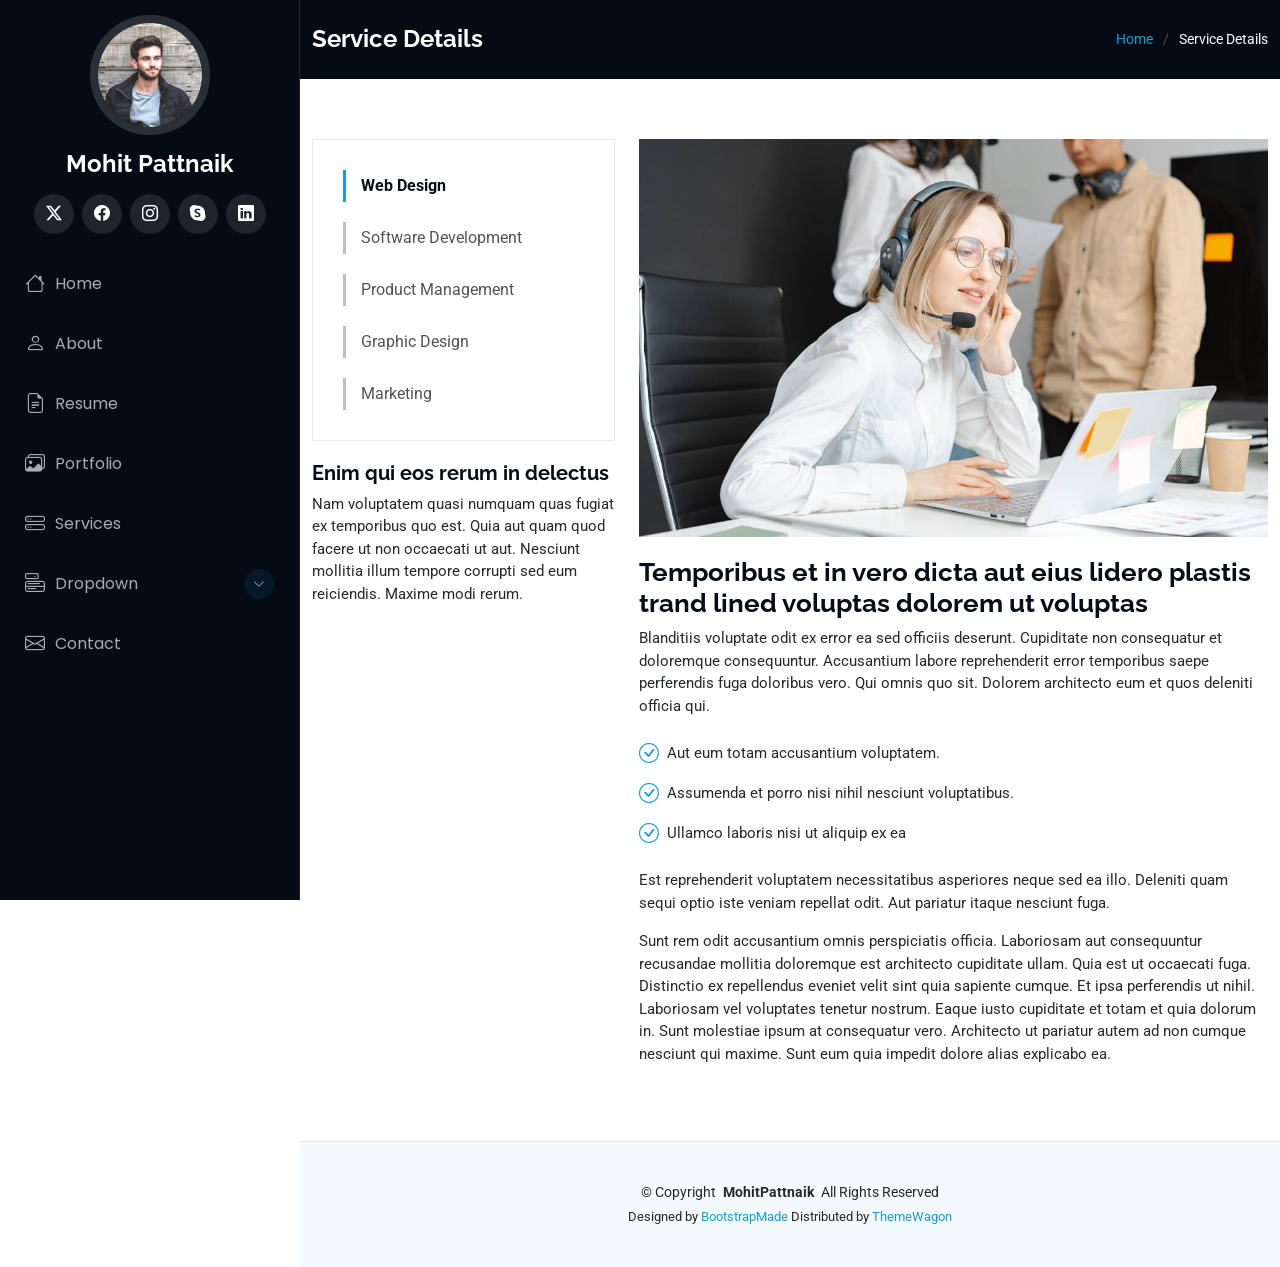
<file: service-details.html>
<!DOCTYPE html>
<html lang="en">

<head>
  <meta charset="utf-8">
  <meta content="width=device-width, initial-scale=1.0" name="viewport">
  <title>Portfolio - Mohit Pattnaik</title>
  <meta content="" name="description">
  <meta content="" name="keywords">

  <!-- Favicons -->
  <link href="assets/img/favicon.png" rel="icon">
  <link href="assets/img/apple-touch-icon.png" rel="apple-touch-icon">

  <!-- Fonts -->
  <link href="https://fonts.googleapis.com" rel="preconnect">
  <link href="https://fonts.gstatic.com" rel="preconnect" crossorigin>
  <link href="https://fonts.googleapis.com/css2?family=Roboto:ital,wght@0,100;0,300;0,400;0,500;0,700;0,900;1,100;1,300;1,400;1,500;1,700;1,900&family=Poppins:ital,wght@0,100;0,200;0,300;0,400;0,500;0,600;0,700;0,800;0,900;1,100;1,200;1,300;1,400;1,500;1,600;1,700;1,800;1,900&family=Raleway:ital,wght@0,100;0,200;0,300;0,400;0,500;0,600;0,700;0,800;0,900;1,100;1,200;1,300;1,400;1,500;1,600;1,700;1,800;1,900&display=swap" rel="stylesheet">

  <!-- Vendor CSS Files -->
  <link href="assets/vendor/bootstrap/css/bootstrap.min.css" rel="stylesheet">
  <link href="assets/vendor/bootstrap-icons/bootstrap-icons.css" rel="stylesheet">
  <link href="assets/vendor/aos/aos.css" rel="stylesheet">
  <link href="assets/vendor/glightbox/css/glightbox.min.css" rel="stylesheet">
  <link href="assets/vendor/swiper/swiper-bundle.min.css" rel="stylesheet">

  <!-- Main CSS File -->
  <link href="assets/css/main.css" rel="stylesheet">
</head>

<body class="service-details-page">

  <header id="header" class="header dark-background d-flex flex-column">
    <i class="header-toggle d-xl-none bi bi-list"></i>

    <div class="profile-img">
      <img src="assets/img/my-profile-img.jpg" alt="" class="img-fluid rounded-circle">
    </div>

    <a href="index.html" class="logo d-flex align-items-center justify-content-center">
      <!-- Uncomment the line below if you also wish to use an image logo -->
      <!-- <img src="assets/img/logo.png" alt=""> -->
      <h1 class="sitename">Mohit Pattnaik</h1>
    </a>

    <div class="social-links text-center">
      <a href="#" class="twitter"><i class="bi bi-twitter-x"></i></a>
      <a href="#" class="facebook"><i class="bi bi-facebook"></i></a>
      <a href="#" class="instagram"><i class="bi bi-instagram"></i></a>
      <a href="#" class="google-plus"><i class="bi bi-skype"></i></a>
      <a href="#" class="linkedin"><i class="bi bi-linkedin"></i></a>
    </div>

    <nav id="navmenu" class="navmenu">
      <ul>
        <li><a href="#hero"><i class="bi bi-house navicon"></i>Home</a></li>
        <li><a href="#about"><i class="bi bi-person navicon"></i> About</a></li>
        <li><a href="#resume"><i class="bi bi-file-earmark-text navicon"></i> Resume</a></li>
        <li><a href="#portfolio"><i class="bi bi-images navicon"></i> Portfolio</a></li>
        <li><a href="#services"><i class="bi bi-hdd-stack navicon"></i> Services</a></li>
        <li class="dropdown"><a href="#"><i class="bi bi-menu-button navicon"></i> <span>Dropdown</span> <i class="bi bi-chevron-down toggle-dropdown"></i></a>
          <ul>
            <li><a href="#">Dropdown 1</a></li>
            <li class="dropdown"><a href="#"><span>Deep Dropdown</span> <i class="bi bi-chevron-down toggle-dropdown"></i></a>
              <ul>
                <li><a href="#">Deep Dropdown 1</a></li>
                <li><a href="#">Deep Dropdown 2</a></li>
                <li><a href="#">Deep Dropdown 3</a></li>
                <li><a href="#">Deep Dropdown 4</a></li>
                <li><a href="#">Deep Dropdown 5</a></li>
              </ul>
            </li>
            <li><a href="#">Dropdown 2</a></li>
            <li><a href="#">Dropdown 3</a></li>
            <li><a href="#">Dropdown 4</a></li>
          </ul>
        </li>
        <li><a href="#contact"><i class="bi bi-envelope navicon"></i> Contact</a></li>
      </ul>
    </nav>

  </header>

  <main class="main">

    <!-- Page Title -->
    <div class="page-title dark-background">
      <div class="container d-lg-flex justify-content-between align-items-center">
        <h1 class="mb-2 mb-lg-0">Service Details</h1>
        <nav class="breadcrumbs">
          <ol>
            <li><a href="index.html">Home</a></li>
            <li class="current">Service Details</li>
          </ol>
        </nav>
      </div>
    </div><!-- End Page Title -->

    <!-- Service Details Section -->
    <section id="service-details" class="service-details section">

      <div class="container">

        <div class="row gy-4">

          <div class="col-lg-4" data-aos="fade-up" data-aos-delay="100">
            <div class="services-list">
              <a href="#" class="active">Web Design</a>
              <a href="#">Software Development</a>
              <a href="#">Product Management</a>
              <a href="#">Graphic Design</a>
              <a href="#">Marketing</a>
            </div>

            <h4>Enim qui eos rerum in delectus</h4>
            <p>Nam voluptatem quasi numquam quas fugiat ex temporibus quo est. Quia aut quam quod facere ut non occaecati ut aut. Nesciunt mollitia illum tempore corrupti sed eum reiciendis. Maxime modi rerum.</p>
          </div>

          <div class="col-lg-8" data-aos="fade-up" data-aos-delay="200">
            <img src="assets/img/services.jpg" alt="" class="img-fluid services-img">
            <h3>Temporibus et in vero dicta aut eius lidero plastis trand lined voluptas dolorem ut voluptas</h3>
            <p>
              Blanditiis voluptate odit ex error ea sed officiis deserunt. Cupiditate non consequatur et doloremque consequuntur. Accusantium labore reprehenderit error temporibus saepe perferendis fuga doloribus vero. Qui omnis quo sit. Dolorem architecto eum et quos deleniti officia qui.
            </p>
            <ul>
              <li><i class="bi bi-check-circle"></i> <span>Aut eum totam accusantium voluptatem.</span></li>
              <li><i class="bi bi-check-circle"></i> <span>Assumenda et porro nisi nihil nesciunt voluptatibus.</span></li>
              <li><i class="bi bi-check-circle"></i> <span>Ullamco laboris nisi ut aliquip ex ea</span></li>
            </ul>
            <p>
              Est reprehenderit voluptatem necessitatibus asperiores neque sed ea illo. Deleniti quam sequi optio iste veniam repellat odit. Aut pariatur itaque nesciunt fuga.
            </p>
            <p>
              Sunt rem odit accusantium omnis perspiciatis officia. Laboriosam aut consequuntur recusandae mollitia doloremque est architecto cupiditate ullam. Quia est ut occaecati fuga. Distinctio ex repellendus eveniet velit sint quia sapiente cumque. Et ipsa perferendis ut nihil. Laboriosam vel voluptates tenetur nostrum. Eaque iusto cupiditate et totam et quia dolorum in. Sunt molestiae ipsum at consequatur vero. Architecto ut pariatur autem ad non cumque nesciunt qui maxime. Sunt eum quia impedit dolore alias explicabo ea.
            </p>
          </div>

        </div>

      </div>

    </section><!-- /Service Details Section -->

  </main>

  <footer id="footer" class="footer position-relative light-background">

    <div class="container">
      <div class="copyright text-center ">
        <p>© <span>Copyright</span> <strong class="px-1 sitename">MohitPattnaik</strong> <span>All Rights Reserved</span></p>
      </div>
      <div class="credits">
        <!-- All the links in the footer should remain intact. -->
        <!-- You can delete the links only if you've purchased the pro version. -->
        <!-- Licensing information: https://bootstrapmade.com/license/ -->
        <!-- Purchase the pro version with working PHP/AJAX contact form: [buy-url] -->
        Designed by <a href="https://bootstrapmade.com/">BootstrapMade</a> Distributed by <a href="https://themewagon.com">ThemeWagon</a>
      </div>
    </div>

  </footer>

  <!-- Scroll Top -->
  <a href="#" id="scroll-top" class="scroll-top d-flex align-items-center justify-content-center"><i class="bi bi-arrow-up-short"></i></a>

  <!-- Preloader -->
  <div id="preloader"></div>

  <!-- Vendor JS Files -->
  <script src="assets/vendor/bootstrap/js/bootstrap.bundle.min.js"></script>
  <script src="assets/vendor/php-email-form/validate.js"></script>
  <script src="assets/vendor/aos/aos.js"></script>
  <script src="assets/vendor/typed.js/typed.umd.js"></script>
  <script src="assets/vendor/purecounter/purecounter_vanilla.js"></script>
  <script src="assets/vendor/waypoints/noframework.waypoints.js"></script>
  <script src="assets/vendor/glightbox/js/glightbox.min.js"></script>
  <script src="assets/vendor/imagesloaded/imagesloaded.pkgd.min.js"></script>
  <script src="assets/vendor/isotope-layout/isotope.pkgd.min.js"></script>
  <script src="assets/vendor/swiper/swiper-bundle.min.js"></script>

  <!-- Main JS File -->
  <script src="assets/js/main.js"></script>

</body>

</html>
</file>
<file: assets/css/main.css>
/*--------------------------------------------------------------
# Font & Color Variables
# Help: https://bootstrapmade.com/color-system/
--------------------------------------------------------------*/
/* Fonts */
:root {
  --default-font: "Roboto",  system-ui, -apple-system, "Segoe UI", Roboto, "Helvetica Neue", Arial, "Noto Sans", "Liberation Sans", sans-serif, "Apple Color Emoji", "Segoe UI Emoji", "Segoe UI Symbol", "Noto Color Emoji";
  --heading-font: "Raleway",  sans-serif;
  --nav-font: "Poppins",  sans-serif;
}

/* Global Colors - The following color variables are used throughout the website. Updating them here will change the color scheme of the entire website */
:root { 
  --background-color: #ffffff; /* Background color for the entire website, including individual sections */
  --default-color: #272829; /* Default color used for the majority of the text content across the entire website */
  --heading-color: #050d18; /* Color for headings, subheadings and title throughout the website */
  --accent-color: #149ddd; /* Accent color that represents your brand on the website. It's used for buttons, links, and other elements that need to stand out */
  --surface-color: #ffffff; /* The surface color is used as a background of boxed elements within sections, such as cards, icon boxes, or other elements that require a visual separation from the global background. */
  --contrast-color: #ffffff; /* Contrast color for text, ensuring readability against backgrounds of accent, heading, or default colors. */
}

/* Nav Menu Colors - The following color variables are used specifically for the navigation menu. They are separate from the global colors to allow for more customization options */
:root {
  --nav-color: #a8a9b4;  /* The default color of the main navmenu links */
  --nav-hover-color: #ffffff; /* Applied to main navmenu links when they are hovered over or active */
  --nav-mobile-background-color: #040b14; /* Used as the background color for mobile navigation menu */
  --nav-dropdown-background-color: #040b14; /* Used as the background color for dropdown items that appear when hovering over primary navigation items */
  --nav-dropdown-color: #a8a9b4; /* Used for navigation links of the dropdown items in the navigation menu. */
  --nav-dropdown-hover-color: #ffffff; /* Similar to --nav-hover-color, this color is applied to dropdown navigation links when they are hovered over. */
}

/* Color Presets - These classes override global colors when applied to any section or element, providing reuse of the sam color scheme. */

.light-background {
  --background-color: #f4fafd;
  --surface-color: #ffffff;
}

.dark-background {
  --background-color: #040b14;
  --default-color: #ffffff;
  --heading-color: #ffffff;
  --surface-color: #151f2b;
  --contrast-color: #ffffff;
}

/* Smooth scroll */
:root {
  scroll-behavior: smooth;
}

/*--------------------------------------------------------------
# General Styling & Shared Classes
--------------------------------------------------------------*/
body {
  color: var(--default-color);
  background-color: var(--background-color);
  font-family: var(--default-font);
}

a {
  color: var(--accent-color);
  text-decoration: none;
  transition: 0.3s;
}

a:hover {
  color: color-mix(in srgb, var(--accent-color), transparent 25%);
  text-decoration: none;
}

h1,
h2,
h3,
h4,
h5,
h6 {
  color: var(--heading-color);
  font-family: var(--heading-font);
}

/* PHP Email Form Messages
------------------------------*/
.php-email-form .error-message {
  display: none;
  background: #df1529;
  color: #ffffff;
  text-align: left;
  padding: 15px;
  margin-bottom: 24px;
  font-weight: 600;
}

.php-email-form .sent-message {
  display: none;
  color: #ffffff;
  background: #059652;
  text-align: center;
  padding: 15px;
  margin-bottom: 24px;
  font-weight: 600;
}

.php-email-form .loading {
  display: none;
  background: var(--surface-color);
  text-align: center;
  padding: 15px;
  margin-bottom: 24px;
}

.php-email-form .loading:before {
  content: "";
  display: inline-block;
  border-radius: 50%;
  width: 24px;
  height: 24px;
  margin: 0 10px -6px 0;
  border: 3px solid var(--accent-color);
  border-top-color: var(--surface-color);
  animation: php-email-form-loading 1s linear infinite;
}

@keyframes php-email-form-loading {
  0% {
    transform: rotate(0deg);
  }

  100% {
    transform: rotate(360deg);
  }
}

/*--------------------------------------------------------------
# Global Header
--------------------------------------------------------------*/
.header {
  color: var(--default-color);
  background-color: var(--background-color);
  position: fixed;
  top: 0;
  left: 0;
  bottom: 0;
  padding: 0 15px;
  width: 300px;
  transition: all ease-in-out 0.3s;
  overflow-y: auto;
  z-index: 997;
  border-right: 1px solid color-mix(in srgb, var(--default-color), transparent 90%);
}

.header .profile-img img {
  margin: 15px auto;
  display: block;
  width: 120px;
  border: 8px solid color-mix(in srgb, var(--default-color), transparent 85%);
}

.header .logo {
  line-height: 1;
  margin-bottom: 15px;
}

.header .logo img {
  max-height: 32px;
  margin-right: 8px;
}

.header .logo h1 {
  font-size: 24px;
  margin: 0;
  font-weight: 700;
  color: var(--heading-color);
}

.header .social-links {
  margin: 0 0 20px 0;
}

.header .social-links a {
  font-size: 16px;
  display: inline-flex;
  align-items: center;
  justify-content: center;
  background: color-mix(in srgb, var(--default-color), transparent 90%);
  color: var(--default-color);
  margin: 0 2px;
  border-radius: 50%;
  text-align: center;
  width: 40px;
  height: 40px;
  transition: 0.3s;
}

.header .social-links a:hover {
  color: var(--contrast-color);
  background: var(--accent-color);
}

@media (min-width: 1200px) {

  .header~main,
  .header~#footer {
    margin-left: 300px;
  }
}

@media (max-width: 1199px) {
  .header {
    left: -100%;
  }
}

.header.header-show {
  left: 0;
}

.header .header-toggle {
  color: var(--contrast-color);
  background-color: var(--accent-color);
  font-size: 22px;
  display: flex;
  align-items: center;
  justify-content: center;
  width: 40px;
  height: 40px;
  border-radius: 50%;
  cursor: pointer;
  position: fixed;
  top: 15px;
  right: 15px;
  z-index: 9999;
  transition: background-color 0.3s;
}

.header .header-toggle:hover {
  color: var(--contrast-color);
  background-color: color-mix(in srgb, var(--accent-color) 90%, white 15%);
}

/*--------------------------------------------------------------
# Navigation Menu
--------------------------------------------------------------*/
.mobile-nav-toggle {
  display: none;
}

.navmenu {
  padding: 0;
  z-index: 9997;
}

.navmenu ul {
  list-style: none;
  padding: 0 0 20px 0;
  margin: 0;
}

.navmenu a,
.navmenu a:focus {
  color: var(--nav-color);
  padding: 15px 10px;
  font-family: var(--nav-font);
  font-size: 16px;
  font-weight: 400;
  display: flex;
  align-items: center;
  white-space: nowrap;
  transition: 0.3s;
  width: 100%;
}

.navmenu a .navicon,
.navmenu a:focus .navicon {
  font-size: 20px;
  margin-right: 10px;
}

.navmenu a .toggle-dropdown,
.navmenu a:focus .toggle-dropdown {
  font-size: 12px;
  line-height: 0;
  margin-left: auto;
  width: 30px;
  height: 30px;
  display: flex;
  align-items: center;
  justify-content: center;
  border-radius: 50%;
  transition: 0.3s;
  flex-shrink: 0;
  background-color: color-mix(in srgb, var(--accent-color), transparent 90%);
}

.navmenu a .toggle-dropdown:hover,
.navmenu a:focus .toggle-dropdown:hover {
  background-color: var(--accent-color);
  color: var(--contrast-color);
}

.navmenu a:hover,
.navmenu .active,
.navmenu .active:focus {
  color: var(--nav-hover-color);
}

.navmenu a:hover .navicon,
.navmenu .active .navicon,
.navmenu .active:focus .navicon {
  color: var(--accent-color);
}

.navmenu .active .toggle-dropdown,
.navmenu .active:focus .toggle-dropdown {
  background-color: var(--accent-color);
  color: var(--contrast-color);
  transform: rotate(180deg);
}

.navmenu .dropdown {
  display: block;
}

.navmenu .dropdown a,
.navmenu .dropdown a:focus {
  color: var(--nav-dropdown-color);
}

.navmenu .dropdown a:hover,
.navmenu .dropdown .active,
.navmenu .dropdown .active:focus {
  color: var(--nav-dropdown-hover-color);
}

.navmenu .dropdown ul {
  position: static;
  display: none;
  z-index: 99;
  padding: 5px 10px;
  margin: 5px 10px;
  background-color: var(--nav-dropdown-background-color);
  border: 1px solid color-mix(in srgb, var(--default-color), transparent 90%);
  box-shadow: none;
  transition: all 0.5s ease-in-out;
}

.navmenu .dropdown ul ul {
  background-color: rgba(33, 37, 41, 0.1);
}

.navmenu .dropdown>.dropdown-active {
  display: block;
  background-color: rgba(33, 37, 41, 0.03);
}

/*--------------------------------------------------------------
# Global Footer
--------------------------------------------------------------*/
.footer {
  color: var(--default-color);
  background-color: var(--background-color);
  font-size: 14px;
  padding: 40px 0;
  position: relative;
  border-top: 1px solid color-mix(in srgb, var(--default-color), transparent 90%);
}

.footer .copyright p {
  margin-bottom: 0;
}

.footer .credits {
  margin-top: 4px;
  font-size: 13px;
  text-align: center;
}

/*--------------------------------------------------------------
# Preloader
--------------------------------------------------------------*/
#preloader {
  position: fixed;
  inset: 0;
  z-index: 999999;
  overflow: hidden;
  background: var(--background-color);
  transition: all 0.6s ease-out;
}

#preloader:before {
  content: "";
  position: fixed;
  top: calc(50% - 30px);
  left: calc(50% - 30px);
  border: 6px solid #ffffff;
  border-color: var(--accent-color) transparent var(--accent-color) transparent;
  border-radius: 50%;
  width: 60px;
  height: 60px;
  animation: animate-preloader 1.5s linear infinite;
}

@keyframes animate-preloader {
  0% {
    transform: rotate(0deg);
  }

  100% {
    transform: rotate(360deg);
  }
}

/*--------------------------------------------------------------
# Scroll Top Button
--------------------------------------------------------------*/
.scroll-top {
  position: fixed;
  visibility: hidden;
  opacity: 0;
  right: 15px;
  bottom: -15px;
  z-index: 99999;
  background-color: var(--accent-color);
  width: 44px;
  height: 44px;
  border-radius: 50px;
  transition: all 0.4s;
}

.scroll-top i {
  font-size: 24px;
  color: var(--contrast-color);
  line-height: 0;
}

.scroll-top:hover {
  background-color: color-mix(in srgb, var(--accent-color), transparent 20%);
  color: var(--contrast-color);
}

.scroll-top.active {
  visibility: visible;
  opacity: 1;
  bottom: 15px;
}

/*--------------------------------------------------------------
# Disable aos animation delay on mobile devices
--------------------------------------------------------------*/
@media screen and (max-width: 768px) {
  [data-aos-delay] {
    transition-delay: 0 !important;
  }
}

/*--------------------------------------------------------------
# Global Page Titles & Breadcrumbs
--------------------------------------------------------------*/
.page-title {
  color: var(--default-color);
  background-color: var(--background-color);
  padding: 25px 0;
  position: relative;
}

.page-title h1 {
  font-size: 24px;
  font-weight: 700;
}

.page-title .breadcrumbs ol {
  display: flex;
  flex-wrap: wrap;
  list-style: none;
  padding: 0;
  margin: 0;
  font-size: 14px;
  font-weight: 400;
}

.page-title .breadcrumbs ol li+li {
  padding-left: 10px;
}

.page-title .breadcrumbs ol li+li::before {
  content: "/";
  display: inline-block;
  padding-right: 10px;
  color: color-mix(in srgb, var(--default-color), transparent 70%);
}

/*--------------------------------------------------------------
# Global Sections
--------------------------------------------------------------*/
section,
.section {
  color: var(--default-color);
  background-color: var(--background-color);
  padding: 60px 0;
  overflow: clip;
}

/*--------------------------------------------------------------
# Global Section Titles
--------------------------------------------------------------*/
.section-title {
  padding-bottom: 60px;
  position: relative;
}

.section-title h2 {
  font-size: 32px;
  font-weight: 700;
  margin-bottom: 20px;
  padding-bottom: 20px;
  position: relative;
}

.section-title h2:after {
  content: "";
  position: absolute;
  display: block;
  width: 50px;
  height: 3px;
  background: var(--accent-color);
  left: 0;
  bottom: 0;
}

.section-title p {
  margin-bottom: 0;
}

/*--------------------------------------------------------------
# Hero Section
--------------------------------------------------------------*/
.hero {
  width: 100%;
  min-height: 100vh;
  position: relative;
  padding: 80px 0;
  display: flex;
  align-items: center;
  justify-content: center;
}

.hero img {
  position: absolute;
  inset: 0;
  display: block;
  width: 100%;
  height: 100%;
  object-fit: cover;
  z-index: 1;
}

.hero:before {
  content: "";
  background: color-mix(in srgb, var(--background-color), transparent 70%);
  position: absolute;
  inset: 0;
  z-index: 2;
}

.hero .container {
  position: relative;
  z-index: 3;
}

.hero h2 {
  margin: 0;
  font-size: 64px;
  font-weight: 700;
}

.hero p {
  margin: 5px 0 0 0;
  font-size: 26px;
}

.hero p span {
  letter-spacing: 1px;
  border-bottom: 2px solid var(--accent-color);
}

.hero .social-links {
  margin-top: 25px;
}

.hero .social-links a {
  font-size: 24px;
  display: inline-block;
  color: color-mix(in srgb, var(--default-color), transparent 50%);
  line-height: 1;
  margin-right: 20px;
  transition: 0.3s;
}

.hero .social-links a:hover {
  color: var(--accent-color);
}

@media (max-width: 768px) {
  .hero h2 {
    font-size: 32px;
  }

  .hero p {
    font-size: 20px;
  }
}

/*--------------------------------------------------------------
# About Section
--------------------------------------------------------------*/
.about .content h2 {
  font-weight: 700;
  font-size: 24px;
}

.about .content ul {
  list-style: none;
  padding: 0;
}

.about .content ul li {
  margin-bottom: 20px;
  display: flex;
  align-items: center;
}

.about .content ul strong {
  margin-right: 10px;
}

.about .content ul i {
  font-size: 16px;
  margin-right: 5px;
  color: var(--accent-color);
  line-height: 0;
}

/*--------------------------------------------------------------
# Stats Section
--------------------------------------------------------------*/
.stats .stats-item {
  padding: 30px;
  width: 100%;
}

.stats .stats-item i {
  color: var(--accent-color);
  display: block;
  font-size: 44px;
  float: left;
  line-height: 0;
}

.stats .stats-item .purecounter {
  color: var(--heading-color);
  font-size: 48px;
  line-height: 40px;
  display: block;
  font-weight: 700;
  margin-left: 60px;
}

.stats .stats-item p {
  color: color-mix(in srgb, var(--default-color), transparent 40%);
  padding: 15px 0 0 0;
  margin: 0 0 0 60px;
  font-family: var(--heading-font);
  font-size: 14px;
}

/*--------------------------------------------------------------
# Skills Section
--------------------------------------------------------------*/
.skills .progress {
  height: 60px;
  display: block;
  background: none;
  border-radius: 0;
}

.skills .progress .skill {
  color: var(--heading-color);
  padding: 0;
  margin: 0 0 6px 0;
  text-transform: uppercase;
  display: block;
  font-weight: 600;
  font-family: var(--heading-font);
}

.skills .progress .skill .val {
  float: right;
  font-style: normal;
}

.skills .progress-bar-wrap {
  background: color-mix(in srgb, var(--default-color), transparent 90%);
  height: 10px;
}

.skills .progress-bar {
  width: 1px;
  height: 10px;
  transition: 0.9s;
  background-color: var(--accent-color);
}

/*--------------------------------------------------------------
# Resume Section
--------------------------------------------------------------*/
.resume .resume-title {
  color: var(--heading-color);
  font-size: 26px;
  font-weight: 700;
  margin-top: 20px;
  margin-bottom: 20px;
}

.resume .resume-item {
  padding: 0 0 20px 20px;
  margin-top: -2px;
  border-left: 2px solid var(--accent-color);
  position: relative;
}

.resume .resume-item h4 {
  line-height: 18px;
  font-size: 18px;
  font-weight: 600;
  text-transform: uppercase;
  color: color-mix(in srgb, var(--default-color), transparent 20%);
  margin-bottom: 10px;
}

.resume .resume-item h5 {
  font-size: 16px;
  padding: 5px 15px;
  display: inline-block;
  font-weight: 600;
  margin-bottom: 10px;
}

.resume .resume-item ul {
  padding-left: 20px;
}

.resume .resume-item ul li {
  padding-bottom: 10px;
}

.resume .resume-item:last-child {
  padding-bottom: 0;
}

.resume .resume-item::before {
  content: "";
  position: absolute;
  width: 16px;
  height: 16px;
  border-radius: 50px;
  left: -9px;
  top: 0;
  background: var(--background-color);
  border: 2px solid var(--accent-color);
}

/*--------------------------------------------------------------
# Portfolio Section
--------------------------------------------------------------*/
.portfolio .portfolio-filters {
  padding: 0;
  margin: 0 auto 20px auto;
  list-style: none;
  text-align: center;
}

.portfolio .portfolio-filters li {
  cursor: pointer;
  display: inline-block;
  padding: 0;
  font-size: 14px;
  font-weight: 400;
  margin: 0 10px;
  line-height: 1;
  text-transform: uppercase;
  margin-bottom: 10px;
  transition: all 0.3s ease-in-out;
}

.portfolio .portfolio-filters li:hover,
.portfolio .portfolio-filters li.filter-active {
  color: var(--accent-color);
}

.portfolio .portfolio-filters li:first-child {
  margin-left: 0;
}

.portfolio .portfolio-filters li:last-child {
  margin-right: 0;
}

@media (max-width: 575px) {
  .portfolio .portfolio-filters li {
    font-size: 14px;
    margin: 0 5px;
  }
}

.portfolio .portfolio-content {
  position: relative;
  overflow: hidden;
}

.portfolio .portfolio-content img {
  transition: 0.3s;
}

.portfolio .portfolio-content .portfolio-info {
  opacity: 0;
  position: absolute;
  inset: 0;
  z-index: 3;
  transition: all ease-in-out 0.3s;
  background: rgba(0, 0, 0, 0.6);
  padding: 15px;
}

.portfolio .portfolio-content .portfolio-info h4 {
  font-size: 14px;
  padding: 5px 10px;
  font-weight: 400;
  color: #ffffff;
  display: inline-block;
  background-color: var(--accent-color);
}

.portfolio .portfolio-content .portfolio-info p {
  position: absolute;
  bottom: 10px;
  text-align: center;
  display: inline-block;
  left: 0;
  right: 0;
  font-size: 16px;
  font-weight: 600;
  color: rgba(255, 255, 255, 0.8);
}

.portfolio .portfolio-content .portfolio-info .preview-link,
.portfolio .portfolio-content .portfolio-info .details-link {
  position: absolute;
  left: calc(50% - 40px);
  font-size: 26px;
  top: calc(50% - 14px);
  color: #fff;
  transition: 0.3s;
  line-height: 1.2;
}

.portfolio .portfolio-content .portfolio-info .preview-link:hover,
.portfolio .portfolio-content .portfolio-info .details-link:hover {
  color: var(--accent-color);
}

.portfolio .portfolio-content .portfolio-info .details-link {
  left: 50%;
  font-size: 34px;
  line-height: 0;
}

.portfolio .portfolio-content:hover .portfolio-info {
  opacity: 1;
}

.portfolio .portfolio-content:hover img {
  transform: scale(1.1);
}

/*--------------------------------------------------------------
# Services Section
--------------------------------------------------------------*/
.services .service-item {
  position: relative;
}

.services .service-item .icon {
  background: var(--accent-color);
  display: flex;
  align-items: center;
  justify-content: center;
  width: 54px;
  height: 54px;
  border-radius: 50%;
  transition: 0.5s;
  border: 1px solid var(--accent-color);
  margin-right: 20px;
}

.services .service-item .icon i {
  color: var(--contrast-color);
  font-size: 24px;
  line-height: 0;
}

.services .service-item:hover .icon {
  background: var(--surface-color);
}

.services .service-item:hover .icon i {
  color: var(--accent-color);
}

.services .service-item .title {
  font-weight: 700;
  margin-bottom: 15px;
  font-size: 18px;
}

.services .service-item .title a {
  color: var(--heading-color);
}

.services .service-item .title a:hover {
  color: var(--accent-color);
}

.services .service-item .description {
  line-height: 24px;
  font-size: 14px;
}

/*--------------------------------------------------------------
# Testimonials Section
--------------------------------------------------------------*/
.testimonials .testimonials-carousel,
.testimonials .testimonials-slider {
  overflow: hidden;
}

.testimonials .testimonial-item {
  box-sizing: content-box;
  text-align: center;
  min-height: 320px;
}

.testimonials .testimonial-item .testimonial-img {
  width: 90px;
  border-radius: 50%;
  margin: 0 auto;
}

.testimonials .testimonial-item h3 {
  font-size: 18px;
  font-weight: bold;
  margin: 10px 0 5px 0;
}

.testimonials .testimonial-item h4 {
  font-size: 14px;
  color: color-mix(in srgb, var(--default-color), transparent 20%);
  margin: 0;
}

.testimonials .testimonial-item .quote-icon-left,
.testimonials .testimonial-item .quote-icon-right {
  color: color-mix(in srgb, var(--accent-color), transparent 40%);
  font-size: 26px;
  line-height: 0;
}

.testimonials .testimonial-item .quote-icon-left {
  display: inline-block;
  left: -5px;
  position: relative;
}

.testimonials .testimonial-item .quote-icon-right {
  display: inline-block;
  right: -5px;
  position: relative;
  top: 10px;
  transform: scale(-1, -1);
}

.testimonials .testimonial-item p {
  font-style: italic;
  margin: 0 15px 15px 15px;
  padding: 20px;
  background-color: var(--surface-color);
  position: relative;
  margin-bottom: 35px;
  border-radius: 6px;
  box-shadow: 0px 2px 15px rgba(0, 0, 0, 0.1);
}

.testimonials .testimonial-item p::after {
  content: "";
  width: 0;
  height: 0;
  border-top: 20px solid var(--surface-color);
  border-right: 20px solid transparent;
  border-left: 20px solid transparent;
  position: absolute;
  bottom: -20px;
  left: calc(50% - 20px);
}

.testimonials .swiper-wrapper {
  height: auto;
}

.testimonials .swiper-pagination {
  margin-top: 40px;
  position: relative;
}

.testimonials .swiper-pagination .swiper-pagination-bullet {
  width: 12px;
  height: 12px;
  background-color: var(--background-color);
  opacity: 1;
  border: 1px solid var(--accent-color);
}

.testimonials .swiper-pagination .swiper-pagination-bullet-active {
  background-color: var(--accent-color);
}

/*--------------------------------------------------------------
# Contact Section
--------------------------------------------------------------*/
.contact .info-wrap {
  background-color: var(--surface-color);
  box-shadow: 0px 0px 20px rgba(0, 0, 0, 0.1);
  padding: 30px;
}

@media (max-width: 575px) {
  .contact .info-wrap {
    padding: 20px;
  }
}

.contact .info-item {
  margin-bottom: 40px;
}

.contact .info-item i {
  font-size: 20px;
  color: var(--accent-color);
  background: color-mix(in srgb, var(--accent-color), transparent 92%);
  width: 44px;
  height: 44px;
  display: flex;
  justify-content: center;
  align-items: center;
  border-radius: 50px;
  transition: all 0.3s ease-in-out;
  margin-right: 15px;
}

.contact .info-item h3 {
  padding: 0;
  font-size: 18px;
  font-weight: 700;
  margin-bottom: 5px;
}

.contact .info-item p {
  padding: 0;
  margin-bottom: 0;
  font-size: 14px;
}

.contact .info-item:hover i {
  background: var(--accent-color);
  color: var(--contrast-color);
}

.contact .php-email-form {
  background-color: var(--surface-color);
  height: 100%;
  padding: 30px;
  box-shadow: 0px 0px 20px rgba(0, 0, 0, 0.1);
}

@media (max-width: 575px) {
  .contact .php-email-form {
    padding: 20px;
  }
}

.contact .php-email-form input[type=text],
.contact .php-email-form input[type=email],
.contact .php-email-form textarea {
  font-size: 14px;
  padding: 10px 15px;
  box-shadow: none;
  border-radius: 0;
  color: var(--default-color);
  background-color: var(--surface-color);
  border-color: color-mix(in srgb, var(--default-color), transparent 80%);
}

.contact .php-email-form input[type=text]:focus,
.contact .php-email-form input[type=email]:focus,
.contact .php-email-form textarea:focus {
  border-color: var(--accent-color);
}

.contact .php-email-form input[type=text]::placeholder,
.contact .php-email-form input[type=email]::placeholder,
.contact .php-email-form textarea::placeholder {
  color: color-mix(in srgb, var(--default-color), transparent 70%);
}

.contact .php-email-form button[type=submit] {
  color: var(--contrast-color);
  background: var(--accent-color);
  border: 0;
  padding: 10px 30px;
  transition: 0.4s;
  border-radius: 50px;
}

.contact .php-email-form button[type=submit]:hover {
  background: color-mix(in srgb, var(--accent-color), transparent 25%);
}

/*--------------------------------------------------------------
# Portfolio Details Section
--------------------------------------------------------------*/
.portfolio-details .portfolio-details-slider img {
  width: 100%;
}

.portfolio-details .portfolio-details-slider .swiper-pagination {
  margin-top: 20px;
  position: relative;
}

.portfolio-details .portfolio-details-slider .swiper-pagination .swiper-pagination-bullet {
  width: 12px;
  height: 12px;
  background-color: color-mix(in srgb, var(--default-color), transparent 85%);
  opacity: 1;
}

.portfolio-details .portfolio-details-slider .swiper-pagination .swiper-pagination-bullet-active {
  background-color: var(--accent-color);
}

.portfolio-details .portfolio-info {
  padding: 30px;
  box-shadow: 0px 0 30px rgba(0, 0, 0, 0.1);
}

.portfolio-details .portfolio-info h3 {
  font-size: 22px;
  font-weight: 700;
  margin-bottom: 20px;
  padding-bottom: 20px;
  border-bottom: 1px solid color-mix(in srgb, var(--default-color), transparent 85%);
}

.portfolio-details .portfolio-info ul {
  list-style: none;
  padding: 0;
  font-size: 15px;
}

.portfolio-details .portfolio-info ul li+li {
  margin-top: 10px;
}

.portfolio-details .portfolio-description {
  padding-top: 30px;
}

.portfolio-details .portfolio-description h2 {
  font-size: 26px;
  font-weight: 700;
  margin-bottom: 20px;
}

.portfolio-details .portfolio-description p {
  padding: 0;
  color: color-mix(in srgb, var(--default-color), transparent 30%);
}

/*--------------------------------------------------------------
# Service Details Section
--------------------------------------------------------------*/
.service-details .services-list {
  padding: 10px 30px;
  border: 1px solid color-mix(in srgb, var(--default-color), transparent 90%);
  margin-bottom: 20px;
}

.service-details .services-list a {
  display: block;
  line-height: 1;
  padding: 8px 0 8px 15px;
  border-left: 3px solid color-mix(in srgb, var(--default-color), transparent 70%);
  margin: 20px 0;
  color: color-mix(in srgb, var(--default-color), transparent 20%);
  transition: 0.3s;
}

.service-details .services-list a.active {
  color: var(--heading-color);
  font-weight: 700;
  border-color: var(--accent-color);
}

.service-details .services-list a:hover {
  border-color: var(--accent-color);
}

.service-details .services-img {
  margin-bottom: 20px;
}

.service-details h3 {
  font-size: 26px;
  font-weight: 700;
}

.service-details h4 {
  font-size: 20px;
  font-weight: 700;
}

.service-details p {
  font-size: 15px;
}

.service-details ul {
  list-style: none;
  padding: 0;
  font-size: 15px;
}

.service-details ul li {
  padding: 5px 0;
  display: flex;
  align-items: center;
}

.service-details ul i {
  font-size: 20px;
  margin-right: 8px;
  color: var(--accent-color);
}

/*--------------------------------------------------------------
# Starter Section Section
--------------------------------------------------------------*/
</file>
